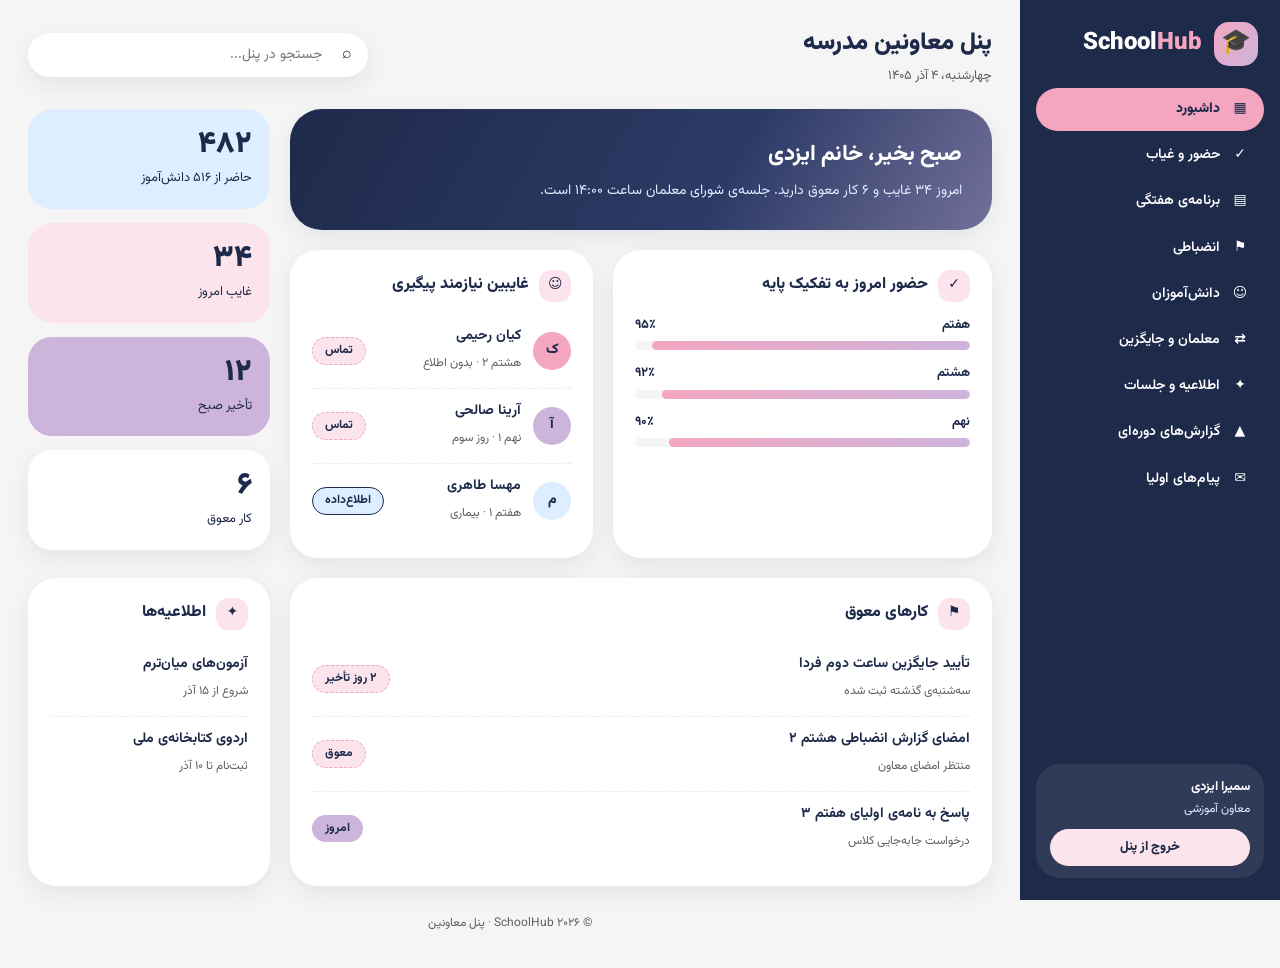
<file: deputy/d_dashboard.html>
<!DOCTYPE html>
<html lang="fa" dir="rtl">
<head>
<meta charset="UTF-8">
<meta name="viewport" content="width=device-width, initial-scale=1.0">
<title>پنل معاونین | SchoolHub</title>
<!-- همان فونتی که بقیه‌ی صفحات پروژه می‌گیرند؛ اگر نبود، fallback کار می‌کند -->
<link href="https://fonts.googleapis.com/css2?family=Vazirmatn:wght@400;600;800;900&display=swap" rel="stylesheet">
<link rel="stylesheet" href="panel-moavenin.css">
</head>
<body>
<div class="shell">

<aside class="side">
  <a class="brand" href="#dash"><b aria-hidden="true">🎓</b><span>School<em>Hub</em></span></a>
  <nav class="nav" aria-label="بخش‌های پنل">
    <a href="#dash"><i aria-hidden="true">▦</i>داشبورد</a>
    <a href="#att"><i aria-hidden="true">✓</i>حضور و غیاب</a>
    <a href="#plan"><i aria-hidden="true">▤</i>برنامه‌ی هفتگی</a>
    <a href="#disc"><i aria-hidden="true">⚑</i>انضباطی</a>
    <a href="#stu"><i aria-hidden="true">☺</i>دانش‌آموزان</a>
    <a href="#tch"><i aria-hidden="true">⇄</i>معلمان و جایگزین</a>
    <a href="#ann"><i aria-hidden="true">✦</i>اطلاعیه و جلسات</a>
    <a href="#rep"><i aria-hidden="true">▲</i>گزارش‌های دوره‌ای</a>
    <a href="#par"><i aria-hidden="true">✉</i>پیام‌های اولیا</a>
  </nav>
  <div class="me"><strong>سمیرا ایزدی</strong><small>معاون آموزشی</small><a href="login.html">خروج از پنل</a></div>
</aside>

<main class="page">
  <header class="top">
    <div><h1>پنل معاونین مدرسه</h1><p>چهارشنبه، ۴ آذر ۱۴۰۵</p></div>
    <label><span aria-hidden="true">⌕</span><input type="search" placeholder="جستجو در پنل..." aria-label="جستجو در پنل"></label>
  </header>

  <!-- ۱. داشبورد -->
  <section class="sec" id="dash" aria-label="داشبورد امروز">
    <div class="board b-dash">
      <div class="card hello" style="grid-area:hi">
        <h2>صبح بخیر، خانم ایزدی</h2>
        <p>امروز ۳۴ غایب و ۶ کار معوق دارید. جلسه‌ی شورای معلمان ساعت ۱۴:۰۰ است.</p>
      </div>
      <div class="kpi" style="grid-area:kpi">
        <div class="k sky"><b>۴۸۲</b><span>حاضر از ۵۱۶ دانش‌آموز</span></div>
        <div class="k pink"><b>۳۴</b><span>غایب امروز</span></div>
        <div class="k lilac"><b>۱۲</b><span>تأخیر صبح</span></div>
        <div class="k plain"><b>۶</b><span>کار معوق</span></div>
      </div>
      <div class="card" style="grid-area:att">
        <h2><i aria-hidden="true">✓</i>حضور امروز به تفکیک پایه</h2>
        <div class="row"><span>هفتم</span><span>۹۵٪</span></div><div class="bar"><i style="--v:95%"></i></div>
        <div class="row"><span>هشتم</span><span>۹۲٪</span></div><div class="bar"><i style="--v:92%"></i></div>
        <div class="row"><span>نهم</span><span>۹۰٪</span></div><div class="bar"><i style="--v:90%"></i></div>
      </div>
      <div class="card" style="grid-area:abs">
        <h2><i aria-hidden="true">☺</i>غایبین نیازمند پیگیری</h2>
        <ul class="list">
          <li><span class="av p">ک</span><div><b>کیان رحیمی</b><small>هشتم ۲ · بدون اطلاع</small></div><span class="pill wait">تماس</span></li>
          <li><span class="av">آ</span><div><b>آرینا صالحی</b><small>نهم ۱ · روز سوم</small></div><span class="pill wait">تماس</span></li>
          <li><span class="av s">م</span><div><b>مهسا طاهری</b><small>هفتم ۱ · بیماری</small></div><span class="pill done">اطلاع‌داده</span></li>
        </ul>
      </div>
      <div class="card" style="grid-area:todo">
        <h2><i aria-hidden="true">⚑</i>کارهای معوق</h2>
        <ul class="list">
          <li><div><b>تأیید جایگزین ساعت دوم فردا</b><small>سه‌شنبه‌ی گذشته ثبت شده</small></div><span class="pill wait">۲ روز تأخیر</span></li>
          <li><div><b>امضای گزارش انضباطی هشتم ۲</b><small>منتظر امضای معاون</small></div><span class="pill wait">معوق</span></li>
          <li><div><b>پاسخ به نامه‌ی اولیای هفتم ۳</b><small>درخواست جابه‌جایی کلاس</small></div><span class="pill late">امروز</span></li>
        </ul>
      </div>
      <div class="card" style="grid-area:ann">
        <h2><i aria-hidden="true">✦</i>اطلاعیه‌ها</h2>
        <ul class="list">
          <li><div><b>آزمون‌های میان‌ترم</b><small>شروع از ۱۵ آذر</small></div></li>
          <li><div><b>اردوی کتابخانه‌ی ملی</b><small>ثبت‌نام تا ۱۰ آذر</small></div></li>
        </ul>
      </div>
    </div>
  </section>

  <!-- ۲. حضور و غیاب -->
  <section class="sec" id="att" aria-label="حضور و غیاب کلاس‌ها">
    <div class="board b-att">
      <div class="card" style="grid-area:tbl">
        <h2><i aria-hidden="true">✓</i>حضور و غیاب کلاس‌ها · امروز</h2>
        <div class="wrap"><table>
          <thead><tr><th>کلاس</th><th>معلم زنگ اول</th><th>حاضر</th><th>غایب</th><th>وضعیت</th></tr></thead>
          <tbody>
            <tr><td>هفتم ۱</td><td>خانم فروغی</td><td>۲۹ از ۳۱</td><td>۲</td><td><span class="pill done">ثبت شد</span></td></tr>
            <tr><td>هفتم ۲</td><td>خانم عمرایی</td><td>۳۰ از ۳۲</td><td>۲</td><td><span class="pill done">ثبت شد</span></td></tr>
            <tr><td>هشتم ۱</td><td>آقای پرویزی</td><td>۲۶ از ۳۰</td><td>۴</td><td><span class="pill wait">در انتظار</span></td></tr>
            <tr><td>هشتم ۲</td><td>خانم عنایتی</td><td>۲۷ از ۳۱</td><td>۴</td><td><span class="pill done">ثبت شد</span></td></tr>
            <tr><td>نهم ۱</td><td>خانم رحیمی</td><td>۲۵ از ۳۰</td><td>۵</td><td><span class="pill late">تأییدنشده</span></td></tr>
          </tbody>
        </table></div>
      </div>
      <div class="card" style="grid-area:side">
        <h2><i aria-hidden="true">⚑</i>خلاصه</h2>
        <div class="row"><span>ثبت‌شده</span><span>۳ از ۵ کلاس</span></div><div class="bar"><i style="--v:60%"></i></div>
        <p><small>هشتم ۱ هنوز حضور و غیاب را ثبت نکرده است. یادآوری برای معلم ارسال شود.</small></p>
      </div>
    </div>
  </section>

  <!-- ۳. برنامه‌ی هفتگی -->
  <section class="sec" id="plan" aria-label="برنامه‌ی هفتگی">
    <div class="board b-plan">
      <div class="card">
        <h2><i aria-hidden="true">▤</i>برنامه‌ی هفتگی هفتم ۱</h2>
        <div class="wrap"><table class="tt">
          <thead><tr><th>زنگ</th><th>شنبه</th><th>یکشنبه</th><th>دوشنبه</th><th>سه‌شنبه</th><th>چهارشنبه (امروز)</th></tr></thead>
          <tbody>
            <tr><td>اول · ۰۸:۰۰</td>
              <td><span class="c a">ریاضی<small>خانم فروغی</small></span></td>
              <td><span class="c a">مطالعات<small>خانم کاظمی</small></span></td>
              <td><span class="c a">علوم<small>خانم عمرایی</small></span></td>
              <td><span class="c a">ریاضی<small>خانم فروغی</small></span></td>
              <td class="now"><span class="c a">فارسی<small>خانم عنایتی</small></span></td></tr>
            <tr><td>دوم · ۰۹:۱۵</td>
              <td><span class="c b">علوم<small>خانم عمرایی</small></span></td>
              <td><span class="c b">ریاضی<small>خانم فروغی</small></span></td>
              <td><span class="c b">هوش مصنوعی<small>خانم بهرامی</small></span></td>
              <td><span class="c b">تفکر<small>خانم صالحی</small></span></td>
              <td class="now"><span class="c b">مطالعات<small>خانم کاظمی</small></span></td></tr>
            <tr><td>سوم · ۱۰:۴۵</td>
              <td><span class="c l">فارسی<small>خانم عنایتی</small></span></td>
              <td><span class="c l">عربی<small>خانم سلطانی</small></span></td>
              <td><span class="c l">فارسی<small>خانم عنایتی</small></span></td>
              <td><span class="c l">فرهنگ و هنر<small>خانم نوری</small></span></td>
              <td class="now"><span class="c l">تربیت بدنی<small>خانم کریمی</small></span></td></tr>
            <tr><td>چهارم · ۱۲:۰۰</td>
              <td><span class="c a">انگلیسی<small>خانم رحیمی</small></span></td>
              <td><span class="c a">کار و فناوری<small>خانم نظری</small></span></td>
              <td><span class="c a">پیام‌های آسمان<small>خانم موسوی</small></span></td>
              <td><span class="c a">علوم<small>خانم عمرایی</small></span></td>
              <td class="now"><span class="c a">قرآن<small>خانم جلالی</small></span></td></tr>
          </tbody>
        </table></div>
      </div>
    </div>
  </section>

  <!-- ۴. انضباطی -->
  <section class="sec" id="disc" aria-label="موارد انضباطی">
    <div class="board b-disc">
      <div class="card" style="grid-area:sum">
        <h2><i aria-hidden="true">⚑</i>خلاصه‌ی آذر</h2>
        <div class="kpi">
          <div class="k pink"><b>۵</b><span>پرونده‌ی باز</span></div>
          <div class="k sky"><b>۱۱</b><span>پرونده‌ی بسته‌شده</span></div>
          <div class="k lilac"><b>۸</b><span>گزارش رفتار مثبت</span></div>
        </div>
      </div>
      <div class="card" style="grid-area:list">
        <h2><i aria-hidden="true">☰</i>موارد اخیر</h2>
        <ul class="list">
          <li><div><b>درگیری لفظی در حیاط</b><small>هشتم ۲ · گزارش ناظم، ۳ آذر</small></div><span class="pill wait">پیگیری با اولیا</span></li>
          <li><div><b>تأخیر مکرر (۴ بار در آذر)</b><small>نهم ۱ · گزارش دبیر</small></div><span class="pill late">هشدار شفاهی</span></li>
          <li><div><b>کمک به هم‌کلاسی در آزمایشگاه</b><small>هفتم ۳ · گزارش خانم عمرایی</small></div><span class="pill done">رفتار مثبت</span></li>
        </ul>
      </div>
    </div>
  </section>

  <!-- ۵. دانش‌آموزان -->
  <section class="sec" id="stu" aria-label="فهرست دانش‌آموزان">
    <div class="board b-stu">
      <div>
        <div class="filters" role="group" aria-label="فیلتر دانش‌آموزان">
          <input type="checkbox" id="f-abs"><label class="chip" for="f-abs">فقط غایب امروز</label>
          <input type="checkbox" id="f-case"><label class="chip" for="f-case">دارای پرونده‌ی انضباطی</label>
        </div>
        <details class="grp" open>
          <summary>هفتم ۱<small>۳۱ نفر</small></summary>
          <ul class="list">
            <li class="stu abs"><span class="av s">م</span><div><b>مهسا طاهری</b><small>کد ۱۴۰۵۰۱۲</small></div><span class="pill wait">غایب</span></li>
            <li class="stu"><span class="av">ه</span><div><b>هلیا نوری</b><small>کد ۱۴۰۵۰۱۳</small></div><span class="pill done">حاضر</span></li>
          </ul>
        </details>
        <details class="grp">
          <summary>هشتم ۲<small>۳۱ نفر</small></summary>
          <ul class="list">
            <li class="stu abs case"><span class="av p">ک</span><div><b>کیان رحیمی</b><small>کد ۱۴۰۴۰۸۸</small></div><span class="pill wait">غایب · پرونده</span></li>
            <li class="stu case"><span class="av">پ</span><div><b>پارسا کاظمی</b><small>کد ۱۴۰۴۰۹۱</small></div><span class="pill late">تأخیر</span></li>
          </ul>
        </details>
        <details class="grp">
          <summary>نهم ۱<small>۳۰ نفر</small></summary>
          <ul class="list">
            <li class="stu abs case"><span class="av">آ</span><div><b>آرینا صالحی</b><small>کد ۱۴۰۳۰۴۴</small></div><span class="pill wait">غایب · پرونده</span></li>
            <li class="stu"><span class="av s">س</span><div><b>سپهر جلالی</b><small>کد ۱۴۰۳۰۴۹</small></div><span class="pill done">حاضر</span></li>
          </ul>
        </details>
      </div>
    </div>
  </section>

  <!-- ۶. معلمان -->
  <section class="sec" id="tch" aria-label="معلمان و جایگزینی ساعات">
    <div class="board b-tch">
      <div class="card" style="grid-area:sub">
        <h2><i aria-hidden="true">⇄</i>جایگزینی ساعات امروز</h2>
        <div class="wrap"><table>
          <thead><tr><th>زنگ</th><th>کلاس</th><th>معلم غایب</th><th>جایگزین</th><th>وضعیت</th></tr></thead>
          <tbody>
            <tr><td>دوم</td><td>هشتم ۱</td><td>آقای پرویزی</td><td>خانم فروغی</td><td><span class="pill done">تأیید شد</span></td></tr>
            <tr><td>سوم</td><td>هشتم ۱</td><td>آقای پرویزی</td><td>—</td><td><span class="pill wait">بدون جایگزین</span></td></tr>
            <tr><td>چهارم</td><td>نهم ۲</td><td>خانم نظری</td><td>خانم موسوی</td><td><span class="pill late">در انتظار</span></td></tr>
          </tbody>
        </table></div>
        <p style="margin-top:14px"><a class="btn" href="#tch">ثبت جایگزین جدید</a></p>
      </div>
      <div class="card" style="grid-area:load">
        <h2><i aria-hidden="true">☰</i>ساعت‌های این هفته</h2>
        <div class="row"><span>خانم فروغی · ریاضی</span><span>۱۸ ساعت</span></div><div class="bar"><i style="--v:90%"></i></div>
        <div class="row"><span>خانم عمرایی · علوم</span><span>۱۶ ساعت</span></div><div class="bar"><i style="--v:80%"></i></div>
        <div class="row"><span>خانم عنایتی · فارسی</span><span>۱۴ ساعت</span></div><div class="bar"><i style="--v:70%"></i></div>
      </div>
    </div>
  </section>

  <!-- ۷. اطلاعیه و جلسات -->
  <section class="sec" id="ann" aria-label="اطلاعیه‌ها و جلسات">
    <div class="board b-ann">
      <div class="card" style="grid-area:news">
        <h2><i aria-hidden="true">✦</i>اطلاعیه‌ها</h2>
        <ul class="list">
          <li><div><b>برنامه‌ی آزمون‌های میان‌ترم</b><small>از ۱۵ آذر؛ برنامه‌ی هر درس در جدول نهایی</small></div><time>۲ آذر</time></li>
          <li><div><b>اردوی علمی کتابخانه‌ی ملی</b><small>ثبت‌نام تا ۱۰ آذر انجام می‌شود</small></div><time>۳۰ آبان</time></li>
          <li><div><b>تغییر ساعت زنگ آخر پنجشنبه‌ها</b><small>با شروع ماه جدید اعمال می‌شود</small></div><time>۲۸ آبان</time></li>
        </ul>
      </div>
      <div class="card" style="grid-area:meet">
        <h2><i aria-hidden="true">☺</i>جلسات پیش رو</h2>
        <ul class="list">
          <li><span class="av p">۱۴</span><div><b>شورای معلمان</b><small>امروز · اتاق جلسات</small></div></li>
          <li><span class="av">۱۰</span><div><b>جلسه‌ی اولیای نهم</b><small>شنبه · سالن اجتماعات</small></div></li>
        </ul>
      </div>
    </div>
  </section>

  <!-- ۸. گزارش‌ها -->
  <section class="sec" id="rep" aria-label="گزارش‌های دوره‌ای">
    <div class="board b-rep">
      <div class="card" style="grid-area:chart">
        <h2><i aria-hidden="true">▲</i>میانگین حضور ماهانه</h2>
        <div class="chart" role="img" aria-label="حضور ماهانه: مهر ۹۴٪، آبان ۹۲٪، آذر تا امروز ۹۳٪">
          <div class="col"><em>۹۴٪</em><i style="--v:94%"></i></div>
          <div class="col"><em>۹۲٪</em><i style="--v:92%"></i></div>
          <div class="col now"><em>۹۳٪</em><i style="--v:93%"></i></div>
        </div>
        <div class="months"><span>مهر</span><span>آبان</span><span>آذر</span></div>
      </div>
      <div class="card" style="grid-area:files">
        <h2><i aria-hidden="true">☰</i>گزارش‌های آماده</h2>
        <ul class="list">
          <li><div><b>حضور و غیاب ماهانه‌ی آبان</b><small>همه‌ی پایه‌ها</small></div><span class="pill done">نهایی</span></li>
          <li><div><b>گزارش انضباطی دوره‌ی اول</b><small>تا ۳ آذر</small></div><span class="pill late">پیش‌نویس</span></li>
          <li><div><b>کارنامه‌ی میان‌ترم</b><small>پس از ثبت همه‌ی نمرات</small></div><span class="pill wait">منتظر نمرات</span></li>
        </ul>
      </div>
    </div>
  </section>

  <!-- ۹. اولیا -->
  <section class="sec" id="par" aria-label="پیام‌ها و درخواست‌های اولیا">
    <div class="board b-par">
      <div class="card" style="grid-area:msg">
        <h2><i aria-hidden="true">✉</i>پیام‌ها</h2>
        <ul class="list">
          <li><span class="av p">ط</span><div><b>آقای طاهری · پدر مهسا</b><small>بیماری دخترم تا پنجشنبه ادامه دارد.</small></div><time>۱۰ دقیقه پیش</time></li>
          <li><span class="av">ر</span><div><b>خانم رحیمی · مادر کیان</b><small>می‌خواهم درباره‌ی غیبت‌های اخیر صحبت کنم.</small></div><time>۲ ساعت پیش</time></li>
          <li><span class="av s">ص</span><div><b>آقای صالحی · پدر آرینا</b><small>مدارک پزشکی را فردا تحویل می‌دهم.</small></div><time>دیروز</time></li>
        </ul>
      </div>
      <div class="card" style="grid-area:req">
        <h2><i aria-hidden="true">⚑</i>درخواست‌ها</h2>
        <ul class="list">
          <li><div><b>جابه‌جایی به هفتم ۲</b><small>اولیای هفتم ۳</small></div><span class="pill wait">در بررسی</span></li>
          <li><div><b>مرخصی ساعتی</b><small>پارسا کاظمی</small></div><span class="pill done">تأیید شد</span></li>
        </ul>
      </div>
    </div>
  </section>

  <p style="text-align:center;margin-top:24px"><small>© ۲۰۲۶ SchoolHub · پنل معاونین</small></p>
</main>
</div>
</body>
</html>
</file>
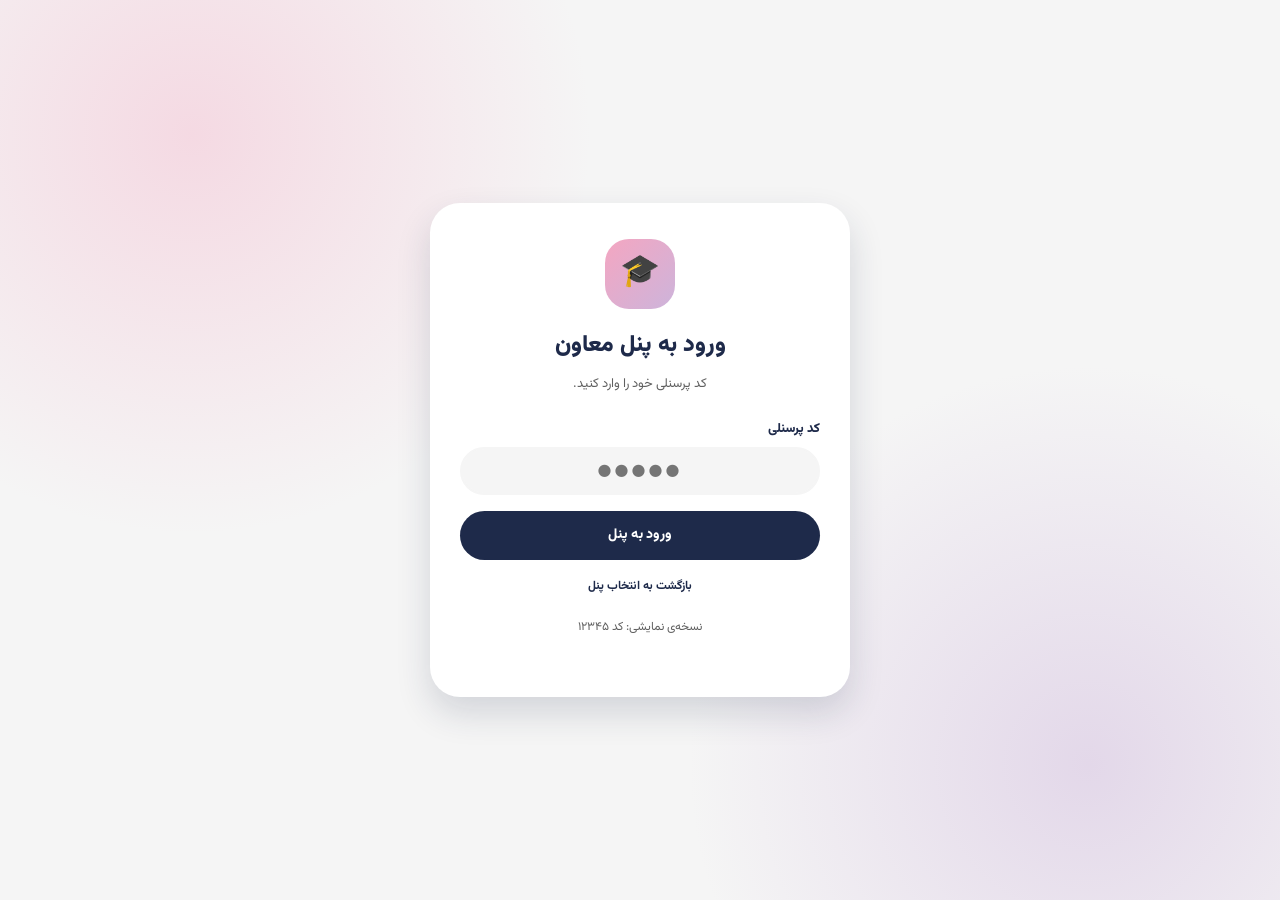
<file: deputy/login.html>
<!DOCTYPE html>
<html lang="fa" dir="rtl">
<head>
<meta charset="UTF-8">
<meta name="viewport" content="width=device-width, initial-scale=1.0">
<title>ورود معاون | SchoolHub</title>
<link href="https://fonts.googleapis.com/css2?family=Vazirmatn:wght@400;600;800;900&display=swap" rel="stylesheet">
<link rel="stylesheet" href="panel-moavenin.css">
</head>
<body>
<main class="gate">
  <!-- فرم ساده‌ی GET: اگر کد با الگو بخواند، مرورگر پنل را باز می‌کند -->
  <form action="d_dashboard.html" method="get">
    <div class="mark" aria-hidden="true">🎓</div>
    <h1>ورود به پنل معاون</h1>
    <p>کد پرسنلی خود را وارد کنید.</p>

    <label for="code">کد پرسنلی</label>
    <input id="code" name="code" type="text" inputmode="numeric" autocomplete="off"
           required pattern="(12345|۱۲۳۴۵)" placeholder="●●●●●"
           title="کد پرسنلی نادرست است">
    <p class="err" role="alert">کد پرسنلی نادرست است. دوباره بررسی کنید.</p>

    <button type="submit">ورود به پنل</button>
    <a class="back" href="../admin/dashboard.html">بازگشت به انتخاب پنل</a>
    <p class="hint"><small>نسخه‌ی نمایشی: کد ۱۲۳۴۵</small></p>
  </form>
</main>
</body>
</html>
</file>
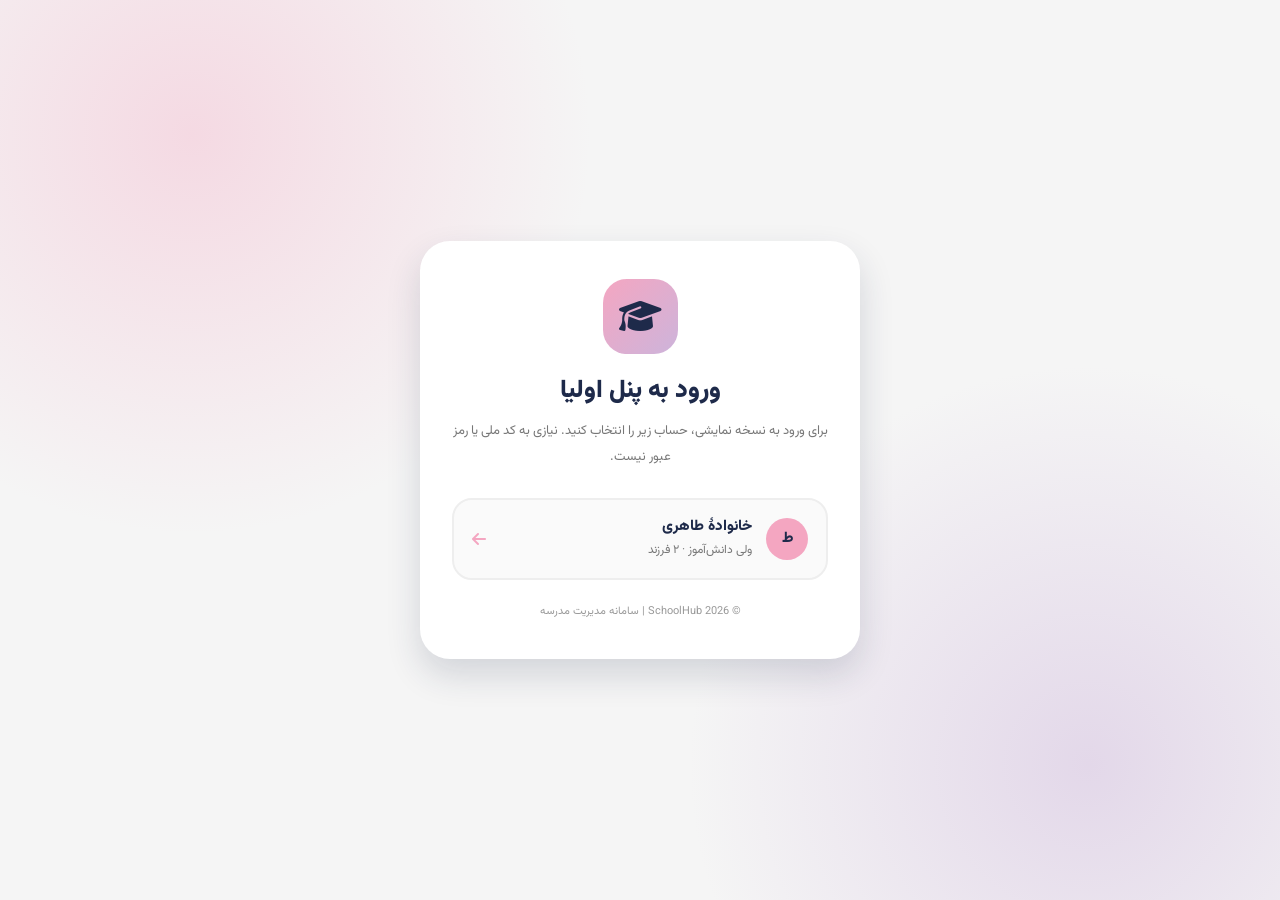
<file: parent/p_dashboard.html>
<!DOCTYPE html>
<html lang="fa" dir="rtl">
<head>
<meta charset="UTF-8">
<meta name="viewport" content="width=device-width, initial-scale=1.0">
<title>پنل اولیا | SchoolHub</title>

<link rel="preconnect" href="https://fonts.googleapis.com">
<link rel="preconnect" href="https://fonts.gstatic.com" crossorigin>
<link href="https://fonts.googleapis.com/css2?family=Vazirmatn:wght@300;400;500;600;700;800;900&display=swap" rel="stylesheet">

<link rel="stylesheet" href="https://cdnjs.cloudflare.com/ajax/libs/font-awesome/6.5.0/css/all.min.css">

<style>
/* ===== TOKENS ===== */
:root{
  --pink:#F4A6C1;
  --pink-light:#FCE4EC;
  --navy:#1E2A4A;
  --sky:#DCEEFF;
  --lilac:#CDB4DB;
  --white:#FFFFFF;
  --bg:#F5F5F5;
  --text:#333333;
  --shadow:0 8px 24px rgba(30,42,74,.08);
  --shadow-up:0 16px 34px rgba(30,42,74,.16);
}

*{
  box-sizing:border-box;
  font-family:'Vazirmatn',sans-serif;
}

html{
  scroll-behavior:smooth;
}

body{
  margin:0;
  background:var(--bg);
  color:var(--text);
  overflow-x:hidden;
}

a{
  text-decoration:none;
  color:inherit;
}

:focus-visible{
  outline:3px solid var(--navy);
  outline-offset:2px;
}

button{
  cursor:pointer;
  border:0;
  font:inherit;
}

/* =================================
   LOGIN PAGE
================================= */

.login-screen{
  min-height:100vh;
  display:flex;
  align-items:center;
  justify-content:center;
  padding:24px;
  background:
    radial-gradient(circle at 15% 15%,rgba(244,166,193,.35),transparent 30%),
    radial-gradient(circle at 85% 85%,rgba(205,180,219,.45),transparent 30%),
    var(--bg);
}

.login-card{
  width:100%;
  max-width:440px;
  background:var(--white);
  padding:38px 32px;
  border-radius:30px;
  box-shadow:var(--shadow-up);
  text-align:center;
  animation:fadeUp .6s ease both;
}

.login-logo{
  width:75px;
  height:75px;
  border-radius:24px;
  margin:0 auto 18px;
  display:grid;
  place-items:center;
  font-size:34px;
  color:var(--navy);
  background:linear-gradient(135deg,var(--pink),var(--lilac));
}

.login-card h1{
  color:var(--navy);
  font-size:25px;
  font-weight:900;
  margin:0 0 8px;
}

.login-description{
  color:#777;
  font-size:13px;
  line-height:2;
  margin-bottom:28px;
}

.login-footer{
  margin-top:24px;
  color:#999;
  font-size:11px;
}

/* ===== SIDEBAR ===== */

.sidebar{
  position:fixed;
  top:0;
  right:0;
  bottom:0;
  width:272px;
  background:var(--navy);
  color:var(--white);
  display:flex;
  flex-direction:column;
  padding:22px 16px;
  z-index:50;
  transition:transform .3s ease;
}

.logo{
  display:flex;
  align-items:center;
  gap:12px;
  font-size:25px;
  font-weight:900;
  padding:0 6px 20px;
}

.logo-icon{
  width:46px;
  height:46px;
  border-radius:15px;
  display:grid;
  place-items:center;
  background:linear-gradient(135deg,var(--pink),var(--lilac));
  color:var(--navy);
  font-size:22px;
}

.logo span{
  color:var(--pink);
}

.menu{
  flex:1;
  overflow-y:auto;
  display:flex;
  flex-direction:column;
  gap:4px;
}

.menu a{
  display:flex;
  align-items:center;
  gap:12px;
  padding:11px 14px;
  border-radius:999px;
  font-size:14px;
  font-weight:600;
  color:var(--white);
  transition:.25s;
}

.menu a i{
  width:20px;
  text-align:center;
}

.menu a:hover{
  background:rgba(255,255,255,.12);
}

.menu a.active{
  background:var(--pink);
  color:var(--navy);
  font-weight:800;
}

.menu .badge{
  margin-right:auto;
  background:var(--pink);
  color:var(--navy);
  font-size:11px;
  font-weight:800;
  border-radius:999px;
  padding:1px 8px;
}

.menu a.active .badge{
  background:var(--navy);
  color:var(--white);
}

.side-profile{
  margin-top:14px;
  background:rgba(255,255,255,.08);
  border-radius:24px;
  padding:14px;
}

.side-profile .row{
  display:flex;
  align-items:center;
  gap:10px;
}

.side-profile small{
  color:var(--sky);
  font-size:12px;
}

.logout{
  margin-top:12px;
  width:100%;
  padding:10px;
  border-radius:999px;
  background:var(--pink-light);
  color:var(--navy);
  font-weight:800;
  font-size:13px;
  transition:.25s;
}

.logout:hover{
  background:var(--pink);
}

.overlay{
  position:fixed;
  inset:0;
  background:rgba(30,42,74,.55);
  z-index:40;
  opacity:0;
  pointer-events:none;
  transition:.3s;
}

/* ===== LAYOUT ===== */

.main{
  margin-right:272px;
  min-height:100vh;
  display:flex;
  flex-direction:column;
}

.content{
  padding:22px 28px 30px;
  max-width:1380px;
  width:100%;
  margin:0 auto;
  flex:1;
}

.avatar{
  width:42px;
  height:42px;
  border-radius:50%;
  display:grid;
  place-items:center;
  font-weight:800;
  font-size:15px;
  background:var(--lilac);
  color:var(--navy);
  flex-shrink:0;
}

.avatar.pk{
  background:var(--pink);
}

.avatar.sk{
  background:var(--sky);
}

/* ===== TOPBAR ===== */

.topbar{
  position:sticky;
  top:0;
  z-index:30;
  background:rgba(245,245,245,.92);
  backdrop-filter:blur(10px);
  padding:14px 28px;
  display:flex;
  align-items:center;
  gap:14px;
  flex-wrap:wrap;
}

.icon-btn{
  width:44px;
  height:44px;
  border-radius:50%;
  background:var(--white);
  color:var(--navy);
  display:grid;
  place-items:center;
  box-shadow:var(--shadow);
  position:relative;
  transition:.25s;
}

.icon-btn:hover{
  background:var(--pink-light);
  transform:translateY(-2px);
}

.dot{
  position:absolute;
  top:9px;
  left:10px;
  width:10px;
  height:10px;
  border-radius:50%;
  background:var(--pink);
  border:2px solid var(--white);
}

#menuBtn{
  display:none;
}

.search{
  flex:1;
  min-width:180px;
  max-width:360px;
  position:relative;
}

.search input{
  width:100%;
  height:44px;
  border-radius:999px;
  border:2px solid transparent;
  background:var(--white);
  padding:0 44px 0 16px;
  font-size:14px;
  box-shadow:var(--shadow);
  color:var(--text);
}

.search input:focus{
  outline:none;
  border-color:var(--pink);
}

.search i{
  position:absolute;
  right:16px;
  top:14px;
  color:var(--lilac);
}

.kids{
  display:flex;
  gap:8px;
  background:var(--white);
  padding:5px;
  border-radius:999px;
  box-shadow:var(--shadow);
}

.kid{
  display:flex;
  align-items:center;
  gap:8px;
  padding:4px 14px 4px 6px;
  border-radius:999px;
  background:transparent;
  color:var(--text);
  font-size:12.5px;
  font-weight:700;
  text-align:right;
  transition:.25s;
}

.kid .avatar{
  width:32px;
  height:32px;
  font-size:12px;
}

.kid small{
  display:block;
  font-weight:400;
  opacity:.75;
  font-size:11px;
}

.kid:hover{
  background:var(--pink-light);
}

.kid-radio:checked + .kid{
  background:var(--navy);
  color:var(--white);
}

.top-user{
  display:flex;
  align-items:center;
  gap:10px;
  margin-right:auto;
  font-weight:700;
  font-size:13px;
  color:var(--navy);
}

/* ===== GENERIC CARD ===== */

.card{
  background:var(--white);
  border-radius:28px;
  padding:22px;
  box-shadow:var(--shadow);
  transition:transform .3s,box-shadow .3s;
}

.card:hover{
  transform:translateY(-4px);
  box-shadow:var(--shadow-up);
}

.card h2{
  font-size:17px;
  font-weight:800;
  color:var(--navy);
  margin:0 0 16px;
  display:flex;
  align-items:center;
  gap:10px;
}

.card h2 i{
  width:34px;
  height:34px;
  border-radius:12px;
  background:var(--pink-light);
  display:grid;
  place-items:center;
  font-size:14px;
  color:var(--navy);
}

.grid{
  display:grid;
  gap:20px;
}

.fade{
  animation:fadeUp .6s ease both;
}

@keyframes fadeUp{
  from{
    opacity:0;
    transform:translateY(16px);
  }
  to{
    opacity:1;
    transform:none;
  }
}

.btn{
  display:inline-flex;
  align-items:center;
  gap:8px;
  padding:11px 24px;
  border-radius:999px;
  font-weight:800;
  font-size:13.5px;
  transition:.25s;
}

.btn:hover{
  transform:translateY(-3px);
}

.btn-pink{
  background:var(--pink);
  color:var(--navy);
  box-shadow:0 8px 18px rgba(244,166,193,.5);
}

.btn-ghost{
  background:var(--white);
  color:var(--navy);
}

.pill{
  display:inline-flex;
  align-items:center;
  gap:5px;
  border-radius:999px;
  padding:3px 12px;
  font-size:11.5px;
  font-weight:700;
}

.pill.wait{
  background:var(--pink-light);
  color:var(--navy);
  border:1.5px dashed var(--pink);
}

.pill.done{
  background:var(--sky);
  color:var(--navy);
  border:1.5px solid var(--navy);
}

.bar{
  height:9px;
  border-radius:999px;
  background:var(--bg);
  overflow:hidden;
}

.bar>i{
  display:block;
  height:100%;
  border-radius:999px;
  background:linear-gradient(90deg,var(--pink),var(--lilac));
  transition:width .8s ease;
}

/* ===== WELCOME ===== */

.hero{
  position:relative;
  overflow:hidden;
  border-radius:32px;
  padding:30px 34px;
  background:linear-gradient(120deg,var(--navy) 0%,#2c3b66 60%,var(--lilac) 140%);
  color:var(--white);
  display:flex;
  align-items:center;
  justify-content:space-between;
  gap:20px;
}

.hero h1{
  font-size:clamp(24px,3vw,34px);
  font-weight:900;
  margin:0 0 8px;
}

.hero p{
  color:var(--sky);
  line-height:2;
  font-size:14.5px;
  max-width:520px;
  margin:0 0 18px;
}

.hero .btns{
  display:flex;
  gap:10px;
  flex-wrap:wrap;
}

.hero .btn-ghost{
  background:rgba(255,255,255,.14);
  color:var(--white);
}

.hero .btn-ghost:hover{
  background:var(--white);
  color:var(--navy);
}

.deco{
  position:relative;
  width:200px;
  height:170px;
  flex-shrink:0;
}

.deco b{
  position:absolute;
  border-radius:50%;
  display:grid;
  place-items:center;
}

.deco .c1{
  width:140px;
  height:140px;
  background:var(--pink);
  right:30px;
  top:15px;
  font-size:60px;
  color:var(--navy);
}

.deco .c2{
  width:64px;
  height:64px;
  background:var(--sky);
  left:0;
  top:0;
  font-size:26px;
  color:var(--navy);
  animation:float 4s ease-in-out infinite;
}

.deco .c3{
  width:48px;
  height:48px;
  background:var(--lilac);
  left:20px;
  bottom:0;
  font-size:20px;
  color:var(--navy);
  animation:float 5s ease-in-out infinite;
}

@keyframes float{
  50%{
    transform:translateY(-8px);
  }
}

/* ===== STATS ===== */

.stats{
  grid-template-columns:repeat(4,1fr);
}

.stat{
  display:flex;
  align-items:center;
  gap:14px;
}

.stat .ic{
  width:54px;
  height:54px;
  border-radius:50%;
  background:var(--white);
  display:grid;
  place-items:center;
  font-size:21px;
  color:var(--navy);
  flex-shrink:0;
}

.stat b{
  display:block;
  font-size:30px;
  font-weight:900;
  color:var(--navy);
  line-height:1.3;
}

.stat span{
  font-size:12.5px;
  color:var(--navy);
}

.s-sky{
  background:var(--sky);
}

.s-pink{
  background:var(--pink-light);
}

.s-lilac{
  background:var(--lilac);
}

/* ===== CHART ===== */

.cols{
  grid-template-columns:1.5fr 1fr;
}

.chart{
  display:flex;
  align-items:flex-end;
  justify-content:space-around;
  gap:10px;
  height:210px;
  padding-top:10px;
  border-bottom:2px solid var(--bg);
}

.col{
  flex:1;
  display:flex;
  flex-direction:column;
  align-items:center;
  justify-content:flex-end;
  height:100%;
  gap:6px;
}

.col em{
  font-style:normal;
  font-size:12px;
  font-weight:800;
  color:var(--navy);
}

.col i{
  display:block;
  width:100%;
  max-width:46px;
  border-radius:16px 16px 6px 6px;
  background:var(--lilac);
  transition:height .8s ease;
}

.col.last i{
  background:var(--pink);
}

.months{
  display:flex;
  justify-content:space-around;
  margin-top:8px;
  font-size:12.5px;
  font-weight:600;
  color:var(--navy);
}

.months span{
  flex:1;
  text-align:center;
}

/* ===== GRADES ===== */

.grade{
  display:grid;
  grid-template-columns:1.3fr 56px 1fr;
  gap:12px;
  align-items:center;
  padding:12px 0;
  border-bottom:1px dashed var(--pink-light);
}

.grade:last-child{
  border:0;
}

.grade b{
  display:block;
  font-size:14px;
  color:var(--navy);
}

.grade small{
  color:#666;
  font-size:11.5px;
}

.score{
  background:var(--sky);
  color:var(--navy);
  font-weight:900;
  border-radius:999px;
  text-align:center;
  padding:3px 0;
  font-size:14px;
}

/* ===== WEEK ===== */

.week{
  display:grid;
  grid-template-columns:repeat(5,1fr);
  gap:10px;
}

.day h3{
  font-size:13px;
  font-weight:800;
  color:var(--navy);
  text-align:center;
  margin:0 0 8px;
}

.cls{
  border-radius:16px;
  padding:8px 10px;
  margin-bottom:8px;
  font-size:12px;
  font-weight:700;
  color:var(--navy);
}

.cls small{
  display:block;
  font-weight:500;
  opacity:.8;
}

.c-a{
  background:var(--sky);
}

.c-b{
  background:var(--pink-light);
}

.c-c{
  background:var(--lilac);
}

/* ===== LISTS ===== */

.item{
  display:flex;
  align-items:center;
  gap:12px;
  padding:12px 0;
  border-bottom:1px dashed var(--pink-light);
}

.item:last-child{
  border:0;
}

.item .ic{
  width:42px;
  height:42px;
  border-radius:14px;
  display:grid;
  place-items:center;
  flex-shrink:0;
  color:var(--navy);
}

.item b{
  display:block;
  font-size:13.5px;
  color:var(--navy);
}

.item small{
  color:#666;
  font-size:12px;
  line-height:1.7;
}

.item .meta{
  margin-right:auto;
  text-align:left;
  font-size:11.5px;
  color:#666;
  white-space:nowrap;
}

.pay{
  background:linear-gradient(135deg,var(--pink-light),var(--sky));
}

.pay .amount{
  font-size:30px;
  font-weight:900;
  color:var(--navy);
}

.footer{
  text-align:center;
  padding:18px;
  font-size:12px;
  color:var(--navy);
  background:var(--white);
}

/* ===== RESPONSIVE ===== */

@media(max-width:1100px){
  .stats{
    grid-template-columns:repeat(2,1fr);
  }

  .cols{
    grid-template-columns:1fr;
  }
}

@media(max-width:900px){
  .sidebar{
    transform:translateX(100%);
  }

  .main{
    margin-right:0;
  }

  #menuBtn{
    display:grid;
  }

  .content,.topbar{
    padding-left:16px;
    padding-right:16px;
  }

  .deco{
    display:none;
  }

  .week{
    grid-template-columns:repeat(5,minmax(120px,1fr));
    overflow-x:auto;
    padding-bottom:6px;
  }
}

@media(max-width:560px){
  .stats{
    grid-template-columns:1fr;
  }

  .top-user span{
    display:none;
  }

  .kids{
    order:5;
    width:100%;
    overflow-x:auto;
  }

  .search{
    order:4;
    max-width:none;
    flex-basis:100%;
  }

  .hero{
    padding:24px 20px;
  }

  .login-card{
    padding:30px 22px;
  }
}

@media(prefers-reduced-motion:reduce){
  *{
    animation:none!important;
    transition:none!important;
  }
}

/* =================================
   NO-JS: RESET + CSS-ONLY STATE
================================= */

html{line-height:1.5;-webkit-text-size-adjust:100%}
p,h1,h2,h3{margin:0}
small{font-size:80%}

.sr-only{
  position:absolute;
  width:1px;
  height:1px;
  margin:-1px;
  padding:0;
  overflow:hidden;
  clip:rect(0,0,0,0);
  white-space:nowrap;
  border:0;
}

/* --- login: single family card --- */
#parentApp{display:none}

body:has(#loggedIn:checked) #parentApp{display:block}
body:has(#loggedIn:checked) .login-screen{display:none}

.family-card{
  display:flex;
  align-items:center;
  gap:14px;
  padding:16px 18px;
  border:2px solid #eee;
  border-radius:20px;
  background:#fafafa;
  text-align:right;
  cursor:pointer;
  transition:.25s;
}

.family-card strong{
  display:block;
  color:var(--navy);
  font-size:15px;
  font-weight:800;
}

.family-card small{
  color:#777;
  font-size:12px;
}

.family-card>i{
  margin-right:auto;
  color:var(--pink);
}

.family-card:hover{
  border-color:var(--pink);
  background:var(--white);
  transform:translateY(-2px);
  box-shadow:var(--shadow);
}

#loggedIn:focus-visible + .family-card{
  outline:3px solid var(--navy);
  outline-offset:2px;
}

/* --- child switcher --- */
.kids{position:relative}
.kid{cursor:pointer}

.kid-radio:focus-visible + .kid{
  outline:3px solid var(--navy);
  outline-offset:2px;
}

#parentApp:has(#k-mahsa:checked) .for-yasser,
#parentApp:has(#k-yasser:checked) .for-mahsa{
  display:none;
}

/* --- mobile drawer --- */
#menuBtn,.overlay{cursor:pointer}

#parentApp:has(#menuToggle:focus-visible) #menuBtn{
  outline:3px solid var(--navy);
  outline-offset:2px;
}

@media(min-width:901px){
  #menuToggle{display:none}
}

@media(max-width:900px){
  #menuToggle:checked ~ .sidebar{transform:none}

  #menuToggle:checked ~ .overlay{
    opacity:1;
    pointer-events:auto;
  }
}
</style>
</head>

<body>

<!-- =================================
     LOGIN SCREEN
================================= -->

<section class="login-screen" id="parentLoginScreen">

  <div class="login-card">

    <div class="login-logo">
      <i class="fa-solid fa-graduation-cap"></i>
    </div>

    <h1>ورود به پنل اولیا</h1>

    <p class="login-description">
      برای ورود به نسخه نمایشی، حساب زیر را انتخاب کنید.
      نیازی به کد ملی یا رمز عبور نیست.
    </p>

    <input type="checkbox" id="loggedIn" class="sr-only">
    <label class="family-card" for="loggedIn">
      <span class="avatar pk">ط</span>
      <span>
        <strong>خانوادهٔ طاهری</strong>
        <small>ولی دانش‌آموز · ۲ فرزند</small>
      </span>
      <i class="fa-solid fa-arrow-left"></i>
    </label>

    <div class="login-footer">
      © 2026 SchoolHub | سامانه مدیریت مدرسه
    </div>

  </div>

</section>

<!-- =================================
     ORIGINAL PARENT DASHBOARD
================================= -->

<div id="parentApp">

<input type="checkbox" id="menuToggle" class="sr-only" aria-label="باز و بسته کردن منو">

<!-- ================= SIDEBAR ================= -->

<label class="overlay" for="menuToggle"></label>

<aside class="sidebar" id="sidebar" aria-label="منوی اصلی">

  <a href="../index.html" class="logo">
    <div class="logo-icon">
      <i class="fa-solid fa-graduation-cap"></i>
    </div>

    <div>School<span>Hub</span></div>
  </a>

  <nav class="menu">
    <a href="#" class="active" aria-current="page">
      <i class="fa-solid fa-house"></i>داشبورد
    </a>

    <a href="#">
      <i class="fa-solid fa-children"></i>فرزندان من
    </a>

    <a href="#grades">
      <i class="fa-solid fa-chart-line"></i>نمرات و کارنامه
    </a>

    <a href="#">
      <i class="fa-solid fa-calendar-check"></i>حضور و غیاب
    </a>

    <a href="#homework">
      <i class="fa-solid fa-book-open"></i>تکالیف
    </a>

    <a href="#week">
      <i class="fa-solid fa-table-cells"></i>برنامه هفتگی
    </a>

    <a href="#messages">
      <i class="fa-solid fa-envelope"></i>پیام‌ها
      <span class="badge">۴</span>
    </a>

    <a href="#news">
      <i class="fa-solid fa-bullhorn"></i>اطلاعیه‌ها
    </a>

    <a href="#payment">
      <i class="fa-solid fa-credit-card"></i>پرداخت‌ها
    </a>

    <a href="#">
      <i class="fa-solid fa-gear"></i>تنظیمات
    </a>
  </nav>

  <div class="side-profile">
    <div class="row">
      <div class="avatar pk">ط</div>

      <div>
        <b style="font-size:13px">خانوادهٔ طاهری</b>
        <br>
        <small>ولی دانش‌آموز</small>
      </div>
    </div>
  </div>

</aside>

<div class="main">

<!-- ================= TOPBAR ================= -->

<header class="topbar">

  <label class="icon-btn" id="menuBtn" for="menuToggle" aria-label="باز کردن منو">
    <i class="fa-solid fa-bars"></i>
  </label>

  <div class="search">
    <i class="fa-solid fa-magnifying-glass"></i>
    <input
      type="search"
      placeholder="جستجو در پنل…"
      aria-label="جستجو"
    >
  </div>

  <div class="kids" role="radiogroup" aria-label="انتخاب فرزند">

    <input type="radio" name="kid" id="k-mahsa" class="kid-radio sr-only" checked>
    <label class="kid" for="k-mahsa">
      <span class="avatar pk">م</span>
      <span>
        مهسا طاهری
        <small>پایه هفتم</small>
      </span>
    </label>

    <input type="radio" name="kid" id="k-yasser" class="kid-radio sr-only">
    <label class="kid" for="k-yasser">
      <span class="avatar sk">ی</span>
      <span>
        یاسر طاهری
        <small>پایه سوم</small>
      </span>
    </label>

  </div>

  <div class="top-user">

    <a
      href="../index.html"
      class="btn btn-ghost"
      style="padding:9px 16px;box-shadow:var(--shadow)"
    >
      <i class="fa-solid fa-arrow-right"></i>
      بازگشت به خانه
    </a>

    <button class="icon-btn" aria-label="اعلان‌ها">
      <i class="fa-regular fa-bell"></i>
      <span class="dot"></span>
    </button>

    <button class="icon-btn" aria-label="پیام‌ها">
      <i class="fa-regular fa-envelope"></i>
    </button>

    <div class="avatar pk">ط</div>

    <span>خانوادهٔ طاهری</span>

  </div>

</header>

<main class="content grid" style="gap:22px">

<!-- ================= WELCOME ================= -->

<section class="hero fade">

  <div>

    <h1>سلام خانوادهٔ گرامی طاهری 👋</h1>

    <p class="for-mahsa">مهسا این ماه عالی پیش رفته است؛ معدلش بالا رفته و در کلاس فعال بوده. فقط سه تکلیف برای تحویل مانده است.</p>
<p class="for-yasser">یاسر در درس‌ها پیشرفت ثابتی دارد. با کمی تمرین بیشتر در ریاضی، نتیجه‌اش از این هم بهتر می‌شود.</p>

    <div class="btns">

      <a href="#grades" class="btn btn-pink">
        <i class="fa-solid fa-file-lines"></i>
        مشاهده کارنامه
      </a>

      <a href="#messages" class="btn btn-ghost">
        <i class="fa-regular fa-paper-plane"></i>
        ارسال پیام به معلم
      </a>

    </div>

  </div>

  <div class="deco" aria-hidden="true">

    <b class="c1">
      <i class="fa-solid fa-user-graduate"></i>
    </b>

    <b class="c2">
      <i class="fa-solid fa-star"></i>
    </b>

    <b class="c3">
      <i class="fa-solid fa-heart"></i>
    </b>

  </div>

</section>

<!-- ================= STATS ================= -->

<section class="grid stats">

  <div class="card stat s-sky fade">
    <div class="ic">
      <i class="fa-solid fa-medal"></i>
    </div>

    <div>
      <b class="for-mahsa">۱۸٫۵</b>
<b class="for-yasser">۱۷٫۲</b>
      <span>معدل کل</span>
    </div>
  </div>

  <div class="card stat s-pink fade">
    <div class="ic">
      <i class="fa-solid fa-user-check"></i>
    </div>

    <div>
      <b class="for-mahsa">۹۶٪</b>
<b class="for-yasser">۹۳٪</b>
      <span>درصد حضور</span>
    </div>
  </div>

  <div class="card stat s-lilac fade">
    <div class="ic">
      <i class="fa-solid fa-user-xmark"></i>
    </div>

    <div>
      <b class="for-mahsa">۲</b>
<b class="for-yasser">۴</b>
      <span>روز غیبت</span>
    </div>
  </div>

  <div class="card stat s-sky fade">
    <div class="ic">
      <i class="fa-solid fa-list-check"></i>
    </div>

    <div>
      <b class="for-mahsa">۳</b>
<b class="for-yasser">۳</b>
      <span>تکلیف باقی‌مانده</span>
    </div>
  </div>

</section>

<!-- ================= CHART + GRADES ================= -->

<section class="grid cols">

  <div class="card fade" id="chartCard">

    <h2>
      <i class="fa-solid fa-chart-column"></i>
      پیشرفت نمرات ماه‌به‌ماه
    </h2>

    <div class="chart for-mahsa" role="img" aria-label="نمودار میانگین نمرات از مهر تا اسفند"><div class="col"><em>۱۶٫۲</em><i style="height:52.5%"></i></div><div class="col"><em>۱۶٫۸</em><i style="height:60%"></i></div><div class="col"><em>۱۷٫۵</em><i style="height:68.75%"></i></div><div class="col"><em>۱۷٫۹</em><i style="height:73.75%"></i></div><div class="col"><em>۱۸٫۲</em><i style="height:77.5%"></i></div><div class="col last"><em>۱۸٫۵</em><i style="height:81.25%"></i></div></div>
<div class="chart for-yasser" role="img" aria-label="نمودار میانگین نمرات از مهر تا اسفند"><div class="col"><em>۱۵٫۵</em><i style="height:43.75%"></i></div><div class="col"><em>۱۵٫۹</em><i style="height:48.75%"></i></div><div class="col"><em>۱۶٫۴</em><i style="height:55%"></i></div><div class="col"><em>۱۶٫۸</em><i style="height:60%"></i></div><div class="col"><em>۱۷</em><i style="height:62.5%"></i></div><div class="col last"><em>۱۷٫۲</em><i style="height:65%"></i></div></div>

    <div class="months">
      <span>مهر</span>
      <span>آبان</span>
      <span>آذر</span>
      <span>دی</span>
      <span>بهمن</span>
      <span>اسفند</span>
    </div>

  </div>

  <div class="card fade" id="grades">

    <h2>
      <i class="fa-solid fa-pen-ruler"></i>
      نمرات اخیر
    </h2>

    <div class="for-mahsa"><div class="grade"><div><b>ریاضی</b><small>خانم فروغی</small></div><div class="score">۱۹٫۵</div><div class="bar" aria-label="۱۹٫۵ از ۲۰"><i style="width:97.5%"></i></div></div><div class="grade"><div><b>علوم تجربی</b><small>خانم عمرایی</small></div><div class="score">۱۸</div><div class="bar" aria-label="۱۸ از ۲۰"><i style="width:90%"></i></div></div><div class="grade"><div><b>فارسی</b><small>خانم عنایتی</small></div><div class="score">۲۰</div><div class="bar" aria-label="۲۰ از ۲۰"><i style="width:100%"></i></div></div><div class="grade"><div><b>زبان انگلیسی</b><small>خانم رحیمی</small></div><div class="score">۱۷٫۵</div><div class="bar" aria-label="۱۷٫۵ از ۲۰"><i style="width:87.5%"></i></div></div><div class="grade"><div><b>مطالعات اجتماعی</b><small>خانم کاظمی</small></div><div class="score">۱۸٫۵</div><div class="bar" aria-label="۱۸٫۵ از ۲۰"><i style="width:92.5%"></i></div></div></div>
<div class="for-yasser"><div class="grade"><div><b>ریاضی</b><small>آقای پرویزی</small></div><div class="score">۱۶٫۵</div><div class="bar" aria-label="۱۶٫۵ از ۲۰"><i style="width:82.5%"></i></div></div><div class="grade"><div><b>فارسی</b><small>آقای دزفولی</small></div><div class="score">۱۸٫۵</div><div class="bar" aria-label="۱۸٫۵ از ۲۰"><i style="width:92.5%"></i></div></div><div class="grade"><div><b>علوم</b><small>آقای حافظی‌نسب</small></div><div class="score">۱۷</div><div class="bar" aria-label="۱۷ از ۲۰"><i style="width:85%"></i></div></div><div class="grade"><div><b>هنر</b><small>آقای شریف</small></div><div class="score">۱۹</div><div class="bar" aria-label="۱۹ از ۲۰"><i style="width:95%"></i></div></div><div class="grade"><div><b>قرآن</b><small>آقای حیدری</small></div><div class="score">۱۷٫۵</div><div class="bar" aria-label="۱۷٫۵ از ۲۰"><i style="width:87.5%"></i></div></div></div>

  </div>

</section>

<!-- ================= WEEK ================= -->

<section class="card fade" id="week">

  <h2>
    <i class="fa-solid fa-calendar-week"></i>
    برنامه هفتگی
  </h2>

  <div class="week for-mahsa"><div class="day"><h3>شنبه</h3><div class="cls c-a">۰۸:۰۰ ریاضی<small>خانم فروغی</small></div><div class="cls c-b">۰۹:۱۵ علوم تجربی<small>خانم عمرایی</small></div><div class="cls c-c">۱۰:۴۵ فارسی<small>خانم عنایتی</small></div><div class="cls c-a">۱۲:۰۰ زبان انگلیسی<small>خانم رحیمی</small></div></div><div class="day"><h3>یکشنبه</h3><div class="cls c-b">۰۸:۰۰ مطالعات اجتماعی<small>خانم کاظمی</small></div><div class="cls c-c">۰۹:۱۵ ریاضی<small>خانم فروغی</small></div><div class="cls c-a">۱۰:۴۵ عربی<small>خانم سلطانی</small></div><div class="cls c-b">۱۲:۰۰ کار و فناوری<small>خانم نظری</small></div></div><div class="day"><h3>دوشنبه</h3><div class="cls c-c">۰۸:۰۰ علوم تجربی<small>خانم عمرایی</small></div><div class="cls c-a">۰۹:۱۵ هوش مصنوعی<small>خانم بهرامی</small></div><div class="cls c-b">۱۰:۴۵ فارسی<small>خانم عنایتی</small></div><div class="cls c-c">۱۲:۰۰ پیام‌های آسمان<small>خانم موسوی</small></div></div><div class="day"><h3>سه‌شنبه</h3><div class="cls c-a">۰۸:۰۰ ریاضی<small>خانم فروغی</small></div><div class="cls c-b">۰۹:۱۵ تفکر و سبک زندگی<small>خانم صالحی</small></div><div class="cls c-c">۱۰:۴۵ فرهنگ و هنر<small>خانم نوری</small></div><div class="cls c-a">۱۲:۰۰ علوم تجربی<small>خانم عمرایی</small></div></div><div class="day"><h3>چهارشنبه</h3><div class="cls c-b">۰۸:۰۰ فارسی<small>خانم عنایتی</small></div><div class="cls c-c">۰۹:۱۵ مطالعات اجتماعی<small>خانم کاظمی</small></div><div class="cls c-a">۱۰:۴۵ تربیت بدنی<small>خانم کریمی</small></div><div class="cls c-b">۱۲:۰۰ قرآن<small>خانم جلالی</small></div></div></div>
<div class="week for-yasser"><div class="day"><h3>شنبه</h3><div class="cls c-a">۰۸:۰۰ فارسی<small>آقای دزفولی</small></div><div class="cls c-b">۰۹:۱۵ ریاضی<small>آقای پرویزی</small></div><div class="cls c-c">۱۰:۴۵ علوم<small>آقای حافظی‌نسب</small></div><div class="cls c-a">۱۲:۰۰ هنر<small>آقای شریف</small></div></div><div class="day"><h3>یکشنبه</h3><div class="cls c-b">۰۸:۰۰ ریاضی<small>آقای پرویزی</small></div><div class="cls c-c">۰۹:۱۵ فارسی<small>آقای دزفولی</small></div><div class="cls c-a">۱۰:۴۵ قرآن<small>آقای حیدری</small></div><div class="cls c-b">۱۲:۰۰ علوم<small>آقای حافظی‌نسب</small></div></div><div class="day"><h3>دوشنبه</h3><div class="cls c-c">۰۸:۰۰ فارسی<small>آقای دزفولی</small></div><div class="cls c-a">۰۹:۱۵ ریاضی<small>آقای پرویزی</small></div><div class="cls c-b">۱۰:۴۵ هوش مصنوعی<small>آقای حزینی</small></div><div class="cls c-c">۱۲:۰۰ هدیه‌های آسمان<small>آقای جوادی</small></div></div><div class="day"><h3>سه‌شنبه</h3><div class="cls c-a">۰۸:۰۰ علوم<small>آقای حافظی‌نسب</small></div><div class="cls c-b">۰۹:۱۵ فارسی<small>آقای دزفولی</small></div><div class="cls c-c">۱۰:۴۵ مطالعات اجتماعی<small>آقای رضایی</small></div><div class="cls c-a">۱۲:۰۰ تربیت بدنی<small>آقای فرهادی</small></div></div><div class="day"><h3>چهارشنبه</h3><div class="cls c-b">۰۸:۰۰ ریاضی<small>آقای پرویزی</small></div><div class="cls c-c">۰۹:۱۵ فارسی<small>آقای دزفولی</small></div><div class="cls c-a">۱۰:۴۵ علوم<small>آقای حافظی‌نسب</small></div><div class="cls c-b">۱۲:۰۰ مطالعات اجتماعی<small>آقای رضایی</small></div></div></div>

</section>

<!-- ================= HOMEWORK + NEWS ================= -->

<section class="grid cols" style="grid-template-columns:1fr 1fr">

  <div class="card fade" id="homework">

    <h2>
      <i class="fa-solid fa-book-open"></i>
      تکالیف پیش‌رو
    </h2>

    <div class="for-mahsa"><div class="item"><div class="ic" style="background:var(--sky)"><i class="fa-solid fa-square-root-variable"></i></div><div><b>تمرین‌های فصل ۴ ریاضی</b><small>مهلت: ۲۸ آبان ۱۴۰۵</small></div><span class="pill wait meta"><i class="fa-regular fa-clock"></i>در انتظار</span></div><div class="item"><div class="ic" style="background:var(--pink-light)"><i class="fa-solid fa-flask"></i></div><div><b>گزارش آزمایش علوم تجربی</b><small>مهلت: ۳۰ آبان ۱۴۰۵</small></div><span class="pill wait meta"><i class="fa-regular fa-clock"></i>در انتظار</span></div><div class="item"><div class="ic" style="background:var(--lilac)"><i class="fa-solid fa-feather"></i></div><div><b>انشا با موضوع «معلم من»</b><small>مهلت: ۲۶ آبان ۱۴۰۵</small></div><span class="pill done meta"><i class="fa-solid fa-check"></i>تحویل‌شده</span></div><div class="item"><div class="ic" style="background:var(--sky)"><i class="fa-solid fa-language"></i></div><div><b>حفظ لغات درس ۵ انگلیسی</b><small>مهلت: ۴ آذر ۱۴۰۵</small></div><span class="pill wait meta"><i class="fa-regular fa-clock"></i>در انتظار</span></div></div>
<div class="for-yasser"><div class="item"><div class="ic" style="background:var(--sky)"><i class="fa-solid fa-square-root-variable"></i></div><div><b>تمرین صفحه ۴۲ ریاضی</b><small>مهلت: ۲۸ آبان ۱۴۰۵</small></div><span class="pill wait meta"><i class="fa-regular fa-clock"></i>در انتظار</span></div><div class="item"><div class="ic" style="background:var(--lilac)"><i class="fa-solid fa-feather"></i></div><div><b>نوشتن داستان کوتاه فارسی</b><small>مهلت: ۲۶ آبان ۱۴۰۵</small></div><span class="pill done meta"><i class="fa-solid fa-check"></i>تحویل‌شده</span></div><div class="item"><div class="ic" style="background:var(--pink-light)"><i class="fa-solid fa-palette"></i></div><div><b>نقاشی «خانه رویایی من»</b><small>مهلت: ۳۰ آبان ۱۴۰۵</small></div><span class="pill wait meta"><i class="fa-regular fa-clock"></i>در انتظار</span></div><div class="item"><div class="ic" style="background:var(--sky)"><i class="fa-solid fa-flask"></i></div><div><b>مرور درس ۶ علوم</b><small>مهلت: ۴ آذر ۱۴۰۵</small></div><span class="pill wait meta"><i class="fa-regular fa-clock"></i>در انتظار</span></div></div>

  </div>

  <div class="card fade" id="news">

    <h2>
      <i class="fa-solid fa-bullhorn"></i>
      اطلاعیه‌های مدرسه
    </h2>

    <div class="item">

      <div class="ic" style="background:var(--pink-light)">
        <i class="fa-solid fa-people-roof"></i>
      </div>

      <div>
        <b>جلسه اولیا و مربیان</b>
        <small>پنجشنبه ۸ آذر، ساعت ۱۶ در سالن اجتماعات</small>
      </div>

      <span class="meta">۴ آذر ۱۴۰۵</span>

    </div>

    <div class="item">

      <div class="ic" style="background:var(--sky)">
        <i class="fa-solid fa-pencil"></i>
      </div>

      <div>
        <b>برنامه آزمون‌های میان‌ترم</b>
        <small>آزمون‌ها از ۱۵ آذر شروع می‌شود.</small>
      </div>

      <span class="meta">۲ آذر ۱۴۰۵</span>

    </div>

    <div class="item">

      <div class="ic" style="background:var(--lilac)">
        <i class="fa-solid fa-bus"></i>
      </div>

      <div>
        <b>اردوی علمی کتابخانه ملی</b>
        <small>ثبت‌نام تا ۱۰ آذر انجام می‌شود.</small>
      </div>

      <span class="meta">۳۰ آبان ۱۴۰۵</span>

    </div>

  </div>

</section>

<!-- ================= MESSAGES + PAYMENT ================= -->

<section class="grid cols" style="grid-template-columns:1.3fr 1fr">

  <div class="card fade" id="messages">

    <h2>
      <i class="fa-regular fa-comments"></i>
      پیام‌های اخیر معلم‌ها
    </h2>

    <div class="for-mahsa"><div class="item"><div class="avatar pk">ف</div><div><b>خانم فروغی (ریاضی)</b><small>پیشرفت خوبی در حل مسئله داشته‌اند، ممنون از همراهی شما.</small></div><span class="meta">۱۰ دقیقه پیش</span></div><div class="item"><div class="avatar sk">ع</div><div><b>خانم عمرایی (علوم تجربی)</b><small>لطفاً گزارش آزمایش تا پنجشنبه ارسال شود.</small></div><span class="meta">۲ ساعت پیش</span></div><div class="item"><div class="avatar">ع</div><div><b>خانم عنایتی (فارسی)</b><small>انشای هفته گذشته بسیار خلاقانه بود.</small></div><span class="meta">دیروز</span></div></div>
<div class="for-yasser"><div class="item"><div class="avatar pk">پ</div><div><b>آقای پرویزی (ریاضی)</b><small>تمرین ضرب را در خانه هم کمی تکرار کنید، عالی می‌شود.</small></div><span class="meta">۱۰ دقیقه پیش</span></div><div class="item"><div class="avatar sk">ح</div><div><b>آقای حافظی‌نسب (علوم)</b><small>یاسر در آزمایش امروز بسیار فعال بود.</small></div><span class="meta">۲ ساعت پیش</span></div><div class="item"><div class="avatar">د</div><div><b>آقای دزفولی (فارسی)</b><small>داستان کوتاه او را در کلاس خواندیم؛ همه خوششان آمد.</small></div><span class="meta">دیروز</span></div></div>

  </div>

  <div class="card pay fade" id="payment">

    <h2>
      <i class="fa-solid fa-wallet"></i>
      وضعیت پرداخت شهریه
    </h2>

    <div class="amount">
      ۱۲٬۵۰۰٬۰۰۰
      <small style="font-size:14px;font-weight:600">
        تومان باقی‌مانده
      </small>
    </div>

    <p style="font-size:13px;color:var(--navy);margin:6px 0 14px">
      <i class="fa-regular fa-calendar"></i>
      سررسید قسط بعد: ۱۵ آذر ۱۴۰۵
    </p>

    <div class="bar" style="background:var(--white)">
      <i style="width:60%"></i>
    </div>

    <p style="font-size:12px;color:var(--navy);margin:8px 0 16px">
      ۶۰٪ از شهریه پرداخت شده است
      (۱۸٬۷۵۰٬۰۰۰ از ۳۱٬۲۵۰٬۰۰۰ تومان)
    </p>

    <button class="btn btn-pink">
      <i class="fa-solid fa-credit-card"></i>
      پرداخت آنلاین
    </button>

  </div>

</section>

</main>

<!-- ================= FOOTER ================= -->

<footer class="footer">
  © 2026 SchoolHub | تمامی حقوق محفوظ است.
</footer>

</div>

</body>
</html>
</file>
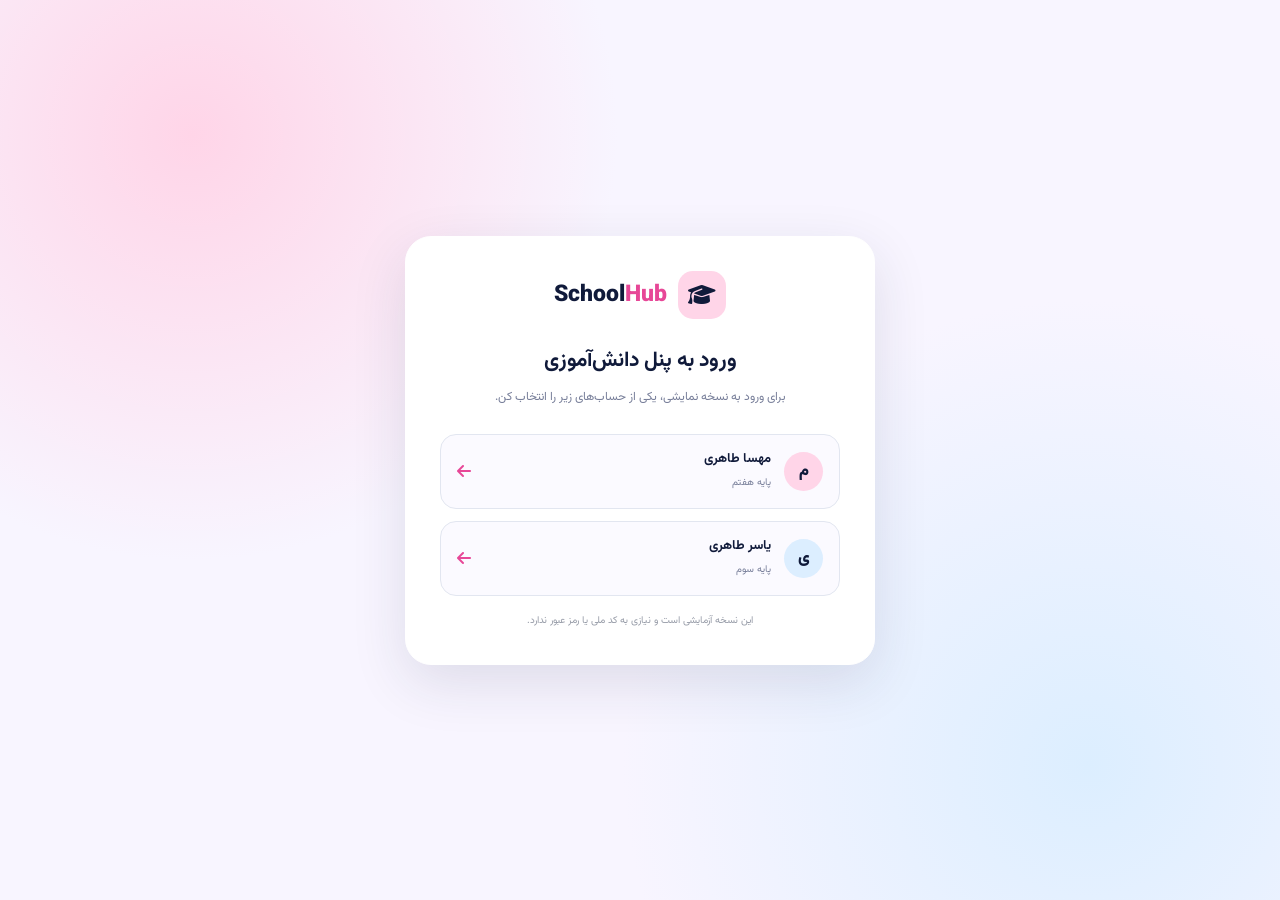
<file: student/s_dashboard.html>
<!DOCTYPE html>
<html lang="fa" dir="rtl">
<head>
  <meta charset="UTF-8">
  <meta name="viewport" content="width=device-width, initial-scale=1.0">
  <title>پنل دانش‌آموز | SchoolHub</title>
  <link rel="preconnect" href="https://fonts.googleapis.com">
  <link rel="preconnect" href="https://fonts.gstatic.com" crossorigin>
  <link href="https://fonts.googleapis.com/css2?family=Vazirmatn:wght@300;400;500;600;700;800;900&display=swap" rel="stylesheet">
  <link rel="stylesheet" href="https://cdnjs.cloudflare.com/ajax/libs/font-awesome/6.5.0/css/all.min.css">
  <style>
    :root{
      --pink:#F45B9A; --pink-soft:#FFD5E8; --navy:#101A3A;
      --blue:#DCEEFF; --lilac:#E9DDFB; --white:#FFFFFF;
      --surface:#F8F5FF; --text:#101A3A;
      --muted:#777E99; --line:#E6EAF4; --shadow:0 10px 30px rgba(16,26,58,.08);
      --sidebar-width:258px;
    }
    *{box-sizing:border-box}
    html{scroll-behavior:smooth}
    body{margin:0;background:var(--surface);color:var(--text);font-family:'Vazirmatn',sans-serif}
    button,input{font:inherit}
    button{cursor:pointer}
    a{color:inherit;text-decoration:none}
    .app{min-height:100vh;display:none}
    
    .entry-screen{
      min-height:100vh;display:grid;place-items:center;padding:24px;
      background:radial-gradient(circle at 15% 15%,#FFD5E8 0,transparent 32%),
                 radial-gradient(circle at 85% 85%,#DCEEFF 0,transparent 35%),#F8F5FF;
    }
    .entry-card{
      width:min(100%,470px);background:#fff;border:1px solid #fff;border-radius:26px;
      padding:34px;box-shadow:0 18px 55px rgba(30,42,74,.12);
    }
    .entry-brand{display:flex;align-items:center;justify-content:center;gap:11px;margin-bottom:25px}
    .entry-brand-mark{width:48px;height:48px;border-radius:15px;background:var(--pink-soft);color:var(--navy);display:grid;place-items:center;font-size:22px}
    .entry-brand strong{font-size:23px;color:var(--navy);font-weight:900}
    .entry-brand strong span{color:#E74797}
    .entry-card h1{font-size:21px;color:var(--navy);text-align:center;margin:0 0 8px}
    .entry-card .entry-description{font-size:12px;line-height:2;color:var(--muted);text-align:center;margin:0 0 25px}
    .entry-field{display:block;margin:16px 0}
    .entry-field span{display:block;font-size:12px;font-weight:800;color:var(--navy);margin-bottom:8px}
    .entry-field input,.entry-field select{
      width:100%;height:48px;border:1px solid #E2E6F0;border-radius:12px;padding:0 13px;
      background:#FBFAFF;color:var(--text);outline:none;font-size:13px;
    }
    .entry-field input:focus,.entry-field select:focus{border-color:var(--pink);box-shadow:0 0 0 3px #F45B9A25}
    .entry-submit{
      width:100%;border:0;border-radius:13px;background:var(--navy);color:#fff;
      padding:14px;font-weight:800;font-size:13px;margin-top:10px;
    }
    .entry-submit:hover{background:#253D7A}
    .entry-hint{text-align:center;font-size:10px;line-height:1.9;color:#969BA7;margin:15px 0 0}
    .entry-field input[type="password"]{letter-spacing:2px}
    @media(max-width:480px){.entry-card{padding:25px 20px}}
    .sidebar{
      position:fixed;inset:0 0 0 auto;width:var(--sidebar-width);padding:26px 18px;
      background:var(--navy);color:var(--white);display:flex;flex-direction:column;z-index:20;
    }
    .brand{display:flex;align-items:center;gap:12px;padding:0 10px 30px;border-bottom:1px solid #ffffff20}
    .brand-mark{width:43px;height:43px;border-radius:14px;background:var(--pink);display:grid;place-items:center;color:var(--navy);font-size:21px}
    .brand-name{font-size:21px;font-weight:900;letter-spacing:-.5px}
    .brand-name span{color:var(--pink)}
    .school-label{font-size:11px;color:#C9D0E0;margin-top:1px}
    .menu-caption{font-size:10px;color:#AAB3C9;font-weight:700;margin:25px 12px 10px}
    .menu{display:grid;gap:7px}
    .menu a{display:flex;align-items:center;gap:13px;padding:12px 14px;border-radius:13px;color:#D9DEEA;font-size:13px;transition:.2s}
    .menu a i{width:19px;text-align:center;font-size:15px}
    .menu a:hover,.menu a.active{background:var(--pink-soft);color:var(--navy);font-weight:800}
    .menu a.active{box-shadow:inset -3px 0 var(--pink)}
    .sidebar-bottom{margin-top:auto}
    .help-card{padding:16px;border-radius:17px;background:#ffffff12;border:1px solid #ffffff1c}
    .help-card .help-icon{width:35px;height:35px;border-radius:11px;background:#ffffff20;display:grid;place-items:center;color:var(--pink);margin-bottom:10px}
    .help-card strong{font-size:12px}
    .help-card p{font-size:10px;line-height:1.9;color:#C9D0E0;margin:5px 0 12px}
    .help-card button{border:0;background:var(--pink);color:var(--navy);font-size:11px;font-weight:800;border-radius:9px;padding:8px 12px}
    .student-mini{display:flex;align-items:center;gap:10px;padding:18px 7px 0;margin-top:18px;border-top:1px solid #ffffff20}
    .avatar{width:39px;height:39px;flex:0 0 39px;border-radius:50%;background:var(--blue);color:var(--navy);display:grid;place-items:center;font-weight:900}
    .student-mini strong{font-size:12px;display:block}
    .student-mini small{font-size:10px;color:#B9C2D5}
    .main{margin-right:var(--sidebar-width);padding:25px 32px 40px;max-width:1600px}
    .topbar{display:flex;align-items:center;justify-content:space-between;gap:18px;margin-bottom:28px}
    .page-heading h1{font-size:22px;color:var(--navy);margin:0;font-weight:900}
    .page-heading p{font-size:12px;color:var(--muted);margin:5px 0 0}
    .top-actions{display:flex;align-items:center;gap:12px}
    .search{position:relative;width:min(260px,28vw)}
    .search input{width:100%;border:1px solid var(--line);background:var(--white);border-radius:12px;padding:11px 38px 11px 13px;outline:none;font-size:11px}
    .search i{position:absolute;right:14px;top:50%;transform:translateY(-50%);color:#9AA0AE;font-size:13px}
    .icon-btn{width:40px;height:40px;border:1px solid var(--line);background:var(--white);border-radius:12px;color:var(--navy);position:relative}
    .icon-btn .dot{position:absolute;width:7px;height:7px;border-radius:50%;background:var(--pink);top:8px;left:9px;border:1px solid white}
    .top-profile{display:flex;align-items:center;gap:9px;padding-right:5px}
    .top-profile strong{display:block;font-size:11px;color:var(--navy)}
    .top-profile small{font-size:10px;color:var(--muted)}
    .mobile-menu{display:none}
    .welcome{
      position:relative;overflow:hidden;border-radius:22px;padding:25px 30px;
      background:linear-gradient(110deg,var(--pink-soft),#FFF1F7 52%,var(--blue));
      display:flex;align-items:center;justify-content:space-between;gap:20px;margin-bottom:22px;
      border:1px solid #fff;min-height:165px;
    }
    .welcome:after{content:"";position:absolute;width:210px;height:210px;border-radius:50%;background:#ffffff70;left:13%;top:-125px}
    .welcome-content{position:relative;z-index:1}
    .eyebrow{display:inline-flex;align-items:center;gap:7px;font-size:10px;font-weight:800;color:#9B4775;background:#fff9;padding:6px 11px;border-radius:30px}
    .welcome h2{font-size:23px;color:var(--navy);margin:10px 0 5px;font-weight:900}
    .welcome h2 span{color:#E74797}
    .welcome p{font-size:11px;color:#59627E;margin:0;line-height:2}.welcome .daily-quote{font-size:12px;font-weight:700;line-height:2.1;max-width:760px}.quote-author{display:block;margin-top:5px;color:#9B4775;font-size:10px;font-weight:700}
    .welcome-date{position:relative;z-index:1;background:#ffffffb8;border:1px solid #fff;border-radius:15px;padding:12px 17px;text-align:center;min-width:125px}
    .welcome-date small{display:block;color:var(--muted);font-size:10px}
    .welcome-date strong{font-size:15px;color:var(--navy)}
    .welcome-date i{color:#E74797;margin-left:5px}
    .section-title{display:flex;align-items:center;justify-content:space-between;margin:27px 0 13px}
    .section-title h3{font-size:14px;color:var(--navy);margin:0;font-weight:900}
    .section-title a,.section-title button{font-size:10px;color:#D34B8D;background:none;border:0;font-weight:800}
    .stats{display:grid;grid-template-columns:repeat(4,1fr);gap:14px}
    .stat-card{background:var(--white);border:1px solid #E8EAF2;border-radius:17px;padding:17px;box-shadow:var(--shadow);display:flex;align-items:center;gap:13px;min-width:0}
    .stat-icon{width:43px;height:43px;border-radius:14px;display:grid;place-items:center;font-size:17px;flex:0 0 43px}
    .stat-icon.pink{background:var(--pink-soft);color:#E74797}
    .stat-icon.blue{background:var(--blue);color:#3154A0}
    .stat-icon.lilac{background:#E9DDFB;color:#7651BD}
    .stat-icon.navy{background:#E7ECF8;color:var(--navy)}
    .stat-card small{display:block;color:var(--muted);font-size:10px}
    .stat-card strong{display:block;color:var(--navy);font-size:20px;margin-top:2px}
    .stat-card em{font-style:normal;font-size:9px;color:#7A9B85;margin-right:4px}
    .content-grid{display:grid;grid-template-columns:minmax(0,1.55fr) minmax(270px,1fr);gap:17px;align-items:start}
    .panel{background:var(--white);border:1px solid #E8EAF2;border-radius:18px;padding:18px;box-shadow:var(--shadow);min-width:0}
    .schedule-head{display:flex;justify-content:space-between;align-items:center;margin-bottom:14px}
    .schedule-head strong{font-size:12px;color:var(--navy)}
    .week-switch{display:flex;align-items:center;gap:9px;color:var(--muted);font-size:10px}
    .week-switch button{border:1px solid var(--line);background:white;color:var(--navy);width:25px;height:25px;border-radius:8px}
    .schedule{display:grid;grid-template-columns:repeat(5,minmax(0,1fr));gap:8px}
    .day{background:#F5F7FC;border:1px solid #E9EAF2;border-radius:12px;padding:10px 7px;min-height:260px}
    .day.today{background:#FFF1F7;border-color:#F6B7D3}
    .day-name{text-align:center;font-size:10px;color:var(--muted);font-weight:700;padding-bottom:9px;border-bottom:1px solid #ECECF1}
    .day.today .day-name{color:#E94396}
    .class-item{margin-top:9px;border-radius:8px;padding:7px 6px;background:var(--blue);border-right:3px solid #83B8E8}
    .class-item.pink{background:var(--pink-soft);border-color:var(--pink)}
    .class-item.lilac{background:#E9DDFB;border-color:var(--lilac)}
    .class-item strong{display:block;font-size:9px;color:var(--navy);line-height:1.7}
    .class-item small{font-size:8px;color:#737B8C}.period-label{display:block;font-size:7px;color:#737B8C;margin-top:2px}
    .empty-day{font-size:9px;color:#B0B4BF;text-align:center;margin-top:25px}
    .tasks{display:grid;gap:9px}
    .task{display:flex;align-items:center;gap:10px;padding:10px;border:1px solid #E9EAF2;border-radius:12px}
    .task input{accent-color:#E74797;width:15px;height:15px;cursor:pointer}
    .task-info{flex:1;min-width:0}
    .task-info strong{display:block;font-size:10px;color:var(--navy)}
    .task-info small{font-size:9px;color:var(--muted)}
    .task-tag{font-size:8px;border-radius:20px;padding:5px 8px;background:var(--pink-soft);color:#B83D7B;white-space:nowrap}
    .task:has(input:checked) .task-info strong{text-decoration:line-through;color:#A5A8B1}
    .task:has(input:checked) .task-tag{background:#EEF3EF;color:#71917A}
    .progress-card{margin-top:17px}
    .progress-line{display:flex;justify-content:space-between;font-size:10px;margin:14px 0 7px}
    .progress-line strong{color:var(--navy)}
    .progress-line span{color:var(--muted)}
    .progress-track{height:8px;background:#E9EAF2;border-radius:20px;overflow:hidden}
    .progress-fill{height:100%;border-radius:20px;background:linear-gradient(90deg,var(--pink),var(--lilac))}
    .notice{display:flex;gap:10px;padding:11px 0;border-bottom:1px solid #E9EAF2}
    .notice:last-child{border:0;padding-bottom:0}
    .notice-icon{width:34px;height:34px;flex:0 0 34px;border-radius:11px;background:var(--blue);color:#3154A0;display:grid;place-items:center;font-size:13px}
    .notice:nth-child(3) .notice-icon{background:var(--pink-soft);color:#E94396}
    .notice strong{display:block;font-size:10px;color:var(--navy)}
    .notice p{font-size:9px;color:var(--muted);line-height:1.8;margin:3px 0}
    .notice small{font-size:8px;color:#A7AAB4}
    .quick-links{display:grid;grid-template-columns:repeat(3,1fr);gap:10px}
    .quick-link{border:1px solid #E8EAF2;background:white;border-radius:14px;padding:14px 10px;text-align:center;transition:.2s}
    .quick-link:hover{transform:translateY(-3px);border-color:var(--pink)}
    .quick-link i{width:36px;height:36px;border-radius:12px;display:grid;place-items:center;margin:0 auto 8px;background:var(--pink-soft);color:#E94396}
    .quick-link:nth-child(2) i{background:var(--blue);color:#3154A0}
    .quick-link:nth-child(3) i{background:#E9DDFB;color:#7651BD}
    .quick-link strong{display:block;font-size:9px;color:var(--navy)}
    .quick-link small{font-size:8px;color:var(--muted)}
    .footer-note{text-align:center;color:#A1A5AF;font-size:9px;margin:25px 0 0}
    @media(max-width:1150px){
      :root{--sidebar-width:225px}.main{padding:22px}.stats{grid-template-columns:repeat(2,1fr)}
      .content-grid{grid-template-columns:1fr}.side-column{display:grid;grid-template-columns:1fr 1fr;gap:15px}
      .side-column .section-title{grid-column:1/-1;margin-bottom:-3px}
    }
    @media(max-width:760px){
      :root{--sidebar-width:0px}.sidebar{width:260px;transform:translateX(105%);transition:.25s;box-shadow:-15px 0 35px #0002}
      .main{margin:0;padding:17px 14px 30px}
      .mobile-menu{display:inline-grid;place-items:center;width:39px;height:39px;border:0;border-radius:11px;background:var(--navy);color:white;margin-left:9px}
      .topbar{align-items:flex-start}.page-heading{flex:1}.page-heading h1{font-size:18px}
      .top-actions{gap:7px}.search{display:none}.top-profile .profile-text{display:none}
      .welcome{padding:20px;min-height:145px}.welcome h2{font-size:19px}.welcome-date{min-width:95px;padding:10px}
      .welcome-date strong{font-size:12px}.welcome p{font-size:10px}
      .stats{gap:9px}.stat-card{padding:12px;gap:9px}.stat-icon{width:37px;height:37px;flex-basis:37px}
      .stat-card strong{font-size:17px}.schedule{gap:5px}.day{padding:8px 4px;min-height:120px}
      .class-item{padding:6px 4px}.class-item strong{font-size:8px}
      .side-column{display:block}.side-column .section-title{margin:27px 0 13px}
    }
    @media(max-width:420px){
      .welcome{align-items:flex-start}.welcome-date{display:none}
      .stat-card{display:block}.stat-icon{margin-bottom:8px}
      .schedule{grid-template-columns:repeat(5,minmax(105px,1fr));overflow-x:auto;padding-bottom:5px}.day{min-height:260px}
      .quick-links{gap:7px}.quick-link{padding:12px 5px}
    }
  

    /* Visual alignment with the SchoolHub landing page */
    body{background:var(--background, #F8F5FF);color:var(--navy)}
    .sidebar{
      background:linear-gradient(165deg,#101A3A 0%,#182C63 58%,#101A3A 100%);
      box-shadow:8px 0 30px rgba(16,26,58,.08);
    }
    .brand-mark{
      background:linear-gradient(135deg,#FF8DC0,#E83B91);
      color:#fff;
      box-shadow:0 7px 18px rgba(244,91,154,.22);
    }
    .brand-name span{color:#F45B9A}
    .menu a:hover,.menu a.active{
      background:linear-gradient(100deg,#FFD5E8,#FFEAF3);
      color:#101A3A;
    }
    .menu a.active{box-shadow:inset -3px 0 #F45B9A}
    .main{background:transparent}
    .page-heading h1,.section-title h3,.schedule-head strong,
    .stat-card strong,.task-info strong,.notice strong{color:#101A3A}
    .welcome{
      background:
        radial-gradient(ellipse at 82% 8%,#6A9FE922 0%,transparent 34%),
        radial-gradient(ellipse at 8% 92%,#FFD3EA 0%,transparent 42%),
        linear-gradient(120deg,#DDEBFF 0%,#F5E9FF 48%,#D7E9FF 100%);
      border:1px solid #fff;
      box-shadow:0 12px 30px rgba(37,61,122,.07);
    }
    .welcome:after{background:#FFFFFF75}
    .welcome h2 span{color:#F45B9A}
    .eyebrow{color:#263D78;border:1px solid #fff;background:#FFFFFFB8}
    .welcome-date{box-shadow:0 6px 18px rgba(37,61,122,.06)}
    .stat-card,.panel,.quick-link{
      border-color:#E8EAF2;
      box-shadow:0 10px 25px rgba(41,61,118,.07);
    }
    .stat-card{border-radius:20px}
    .panel{border-radius:20px}
    .quick-link{border-radius:17px}
    .stat-icon.pink{background:#FFD5E8;color:#E74797}
    .stat-icon.blue{background:#DCEEFF;color:#3154A0}
    .stat-icon.lilac{background:#E9DDFB;color:#7651BD}
    .stat-icon.navy{background:#E7ECF8;color:#101A3A}
    .task-tag{background:#FFD5E8;color:#B83D7B}
    .progress-fill{background:linear-gradient(90deg,#F45B9A,#E9DDFB)}
    .icon-btn,.week-switch button{border-radius:13px}
    .mobile-menu{background:linear-gradient(120deg,#101A3A,#253D7A)}
    .footer-note{color:#858DA6}
    @media(max-width:760px){
      .sidebar{background:linear-gradient(165deg,#101A3A 0%,#182C63 58%,#101A3A 100%)}
    }

    /* ===== NO-JS: CSS-only state ===== */
    .sr-only{position:absolute;width:1px;height:1px;margin:-1px;padding:0;overflow:hidden;clip:rect(0,0,0,0);white-space:nowrap;border:0}
    .app{display:none}
    body:has(.acct-cards input:checked) .app{display:block}
    body:has(.acct-cards input:checked) .entry-screen{display:none}
    .acct-cards{display:grid;gap:12px}
    .acct-card{display:flex;align-items:center;gap:13px;padding:14px 16px;border:1px solid #E2E6F0;border-radius:16px;background:#FBFAFF;cursor:pointer;transition:.2s}
    .acct-card strong{display:block;font-size:13px;color:var(--navy)}
    .acct-card small{font-size:10px;color:var(--muted)}
    .acct-card>i{margin-right:auto;color:#E74797}
    .acct-card:hover{border-color:var(--pink);background:#fff;transform:translateY(-2px);box-shadow:var(--shadow)}
    .acct-cards input:focus-visible + .acct-card{outline:3px solid var(--pink);outline-offset:2px}
    body:has(#acct-mahsa:checked) .for-yasser,
    body:has(#acct-yasser:checked) .for-mahsa{display:none}
    .kv{display:none}
    .task:has(input:checked) .tag-open,.task:not(:has(input:checked)) .tag-done{display:none}
.hwbar-mahsa{width:25%}
#studentApp:has(#mt0:not(:checked)):has(#mt1:not(:checked)):has(#mt2:not(:checked)):has(#mt3:not(:checked)) .v-mahsa-0{display:inline}
#studentApp:has(#mt0:not(:checked)):has(#mt1:not(:checked)):has(#mt2:not(:checked)):has(#mt3:not(:checked)) .hwbar-mahsa{width:0%}
#studentApp:has(#mt0:checked):has(#mt1:not(:checked)):has(#mt2:not(:checked)):has(#mt3:not(:checked)) .v-mahsa-1,
#studentApp:has(#mt0:not(:checked)):has(#mt1:checked):has(#mt2:not(:checked)):has(#mt3:not(:checked)) .v-mahsa-1,
#studentApp:has(#mt0:not(:checked)):has(#mt1:not(:checked)):has(#mt2:checked):has(#mt3:not(:checked)) .v-mahsa-1,
#studentApp:has(#mt0:not(:checked)):has(#mt1:not(:checked)):has(#mt2:not(:checked)):has(#mt3:checked) .v-mahsa-1{display:inline}
#studentApp:has(#mt0:checked):has(#mt1:not(:checked)):has(#mt2:not(:checked)):has(#mt3:not(:checked)) .hwbar-mahsa,
#studentApp:has(#mt0:not(:checked)):has(#mt1:checked):has(#mt2:not(:checked)):has(#mt3:not(:checked)) .hwbar-mahsa,
#studentApp:has(#mt0:not(:checked)):has(#mt1:not(:checked)):has(#mt2:checked):has(#mt3:not(:checked)) .hwbar-mahsa,
#studentApp:has(#mt0:not(:checked)):has(#mt1:not(:checked)):has(#mt2:not(:checked)):has(#mt3:checked) .hwbar-mahsa{width:25%}
#studentApp:has(#mt0:checked):has(#mt1:checked):has(#mt2:not(:checked)):has(#mt3:not(:checked)) .v-mahsa-2,
#studentApp:has(#mt0:checked):has(#mt1:not(:checked)):has(#mt2:checked):has(#mt3:not(:checked)) .v-mahsa-2,
#studentApp:has(#mt0:checked):has(#mt1:not(:checked)):has(#mt2:not(:checked)):has(#mt3:checked) .v-mahsa-2,
#studentApp:has(#mt0:not(:checked)):has(#mt1:checked):has(#mt2:checked):has(#mt3:not(:checked)) .v-mahsa-2,
#studentApp:has(#mt0:not(:checked)):has(#mt1:checked):has(#mt2:not(:checked)):has(#mt3:checked) .v-mahsa-2,
#studentApp:has(#mt0:not(:checked)):has(#mt1:not(:checked)):has(#mt2:checked):has(#mt3:checked) .v-mahsa-2{display:inline}
#studentApp:has(#mt0:checked):has(#mt1:checked):has(#mt2:not(:checked)):has(#mt3:not(:checked)) .hwbar-mahsa,
#studentApp:has(#mt0:checked):has(#mt1:not(:checked)):has(#mt2:checked):has(#mt3:not(:checked)) .hwbar-mahsa,
#studentApp:has(#mt0:checked):has(#mt1:not(:checked)):has(#mt2:not(:checked)):has(#mt3:checked) .hwbar-mahsa,
#studentApp:has(#mt0:not(:checked)):has(#mt1:checked):has(#mt2:checked):has(#mt3:not(:checked)) .hwbar-mahsa,
#studentApp:has(#mt0:not(:checked)):has(#mt1:checked):has(#mt2:not(:checked)):has(#mt3:checked) .hwbar-mahsa,
#studentApp:has(#mt0:not(:checked)):has(#mt1:not(:checked)):has(#mt2:checked):has(#mt3:checked) .hwbar-mahsa{width:50%}
#studentApp:has(#mt0:checked):has(#mt1:checked):has(#mt2:checked):has(#mt3:not(:checked)) .v-mahsa-3,
#studentApp:has(#mt0:checked):has(#mt1:checked):has(#mt2:not(:checked)):has(#mt3:checked) .v-mahsa-3,
#studentApp:has(#mt0:checked):has(#mt1:not(:checked)):has(#mt2:checked):has(#mt3:checked) .v-mahsa-3,
#studentApp:has(#mt0:not(:checked)):has(#mt1:checked):has(#mt2:checked):has(#mt3:checked) .v-mahsa-3{display:inline}
#studentApp:has(#mt0:checked):has(#mt1:checked):has(#mt2:checked):has(#mt3:not(:checked)) .hwbar-mahsa,
#studentApp:has(#mt0:checked):has(#mt1:checked):has(#mt2:not(:checked)):has(#mt3:checked) .hwbar-mahsa,
#studentApp:has(#mt0:checked):has(#mt1:not(:checked)):has(#mt2:checked):has(#mt3:checked) .hwbar-mahsa,
#studentApp:has(#mt0:not(:checked)):has(#mt1:checked):has(#mt2:checked):has(#mt3:checked) .hwbar-mahsa{width:75%}
#studentApp:has(#mt0:checked):has(#mt1:checked):has(#mt2:checked):has(#mt3:checked) .v-mahsa-4{display:inline}
#studentApp:has(#mt0:checked):has(#mt1:checked):has(#mt2:checked):has(#mt3:checked) .hwbar-mahsa{width:100%}
.hwbar-yasser{width:25%}
#studentApp:has(#yt0:not(:checked)):has(#yt1:not(:checked)):has(#yt2:not(:checked)):has(#yt3:not(:checked)) .v-yasser-0{display:inline}
#studentApp:has(#yt0:not(:checked)):has(#yt1:not(:checked)):has(#yt2:not(:checked)):has(#yt3:not(:checked)) .hwbar-yasser{width:0%}
#studentApp:has(#yt0:checked):has(#yt1:not(:checked)):has(#yt2:not(:checked)):has(#yt3:not(:checked)) .v-yasser-1,
#studentApp:has(#yt0:not(:checked)):has(#yt1:checked):has(#yt2:not(:checked)):has(#yt3:not(:checked)) .v-yasser-1,
#studentApp:has(#yt0:not(:checked)):has(#yt1:not(:checked)):has(#yt2:checked):has(#yt3:not(:checked)) .v-yasser-1,
#studentApp:has(#yt0:not(:checked)):has(#yt1:not(:checked)):has(#yt2:not(:checked)):has(#yt3:checked) .v-yasser-1{display:inline}
#studentApp:has(#yt0:checked):has(#yt1:not(:checked)):has(#yt2:not(:checked)):has(#yt3:not(:checked)) .hwbar-yasser,
#studentApp:has(#yt0:not(:checked)):has(#yt1:checked):has(#yt2:not(:checked)):has(#yt3:not(:checked)) .hwbar-yasser,
#studentApp:has(#yt0:not(:checked)):has(#yt1:not(:checked)):has(#yt2:checked):has(#yt3:not(:checked)) .hwbar-yasser,
#studentApp:has(#yt0:not(:checked)):has(#yt1:not(:checked)):has(#yt2:not(:checked)):has(#yt3:checked) .hwbar-yasser{width:25%}
#studentApp:has(#yt0:checked):has(#yt1:checked):has(#yt2:not(:checked)):has(#yt3:not(:checked)) .v-yasser-2,
#studentApp:has(#yt0:checked):has(#yt1:not(:checked)):has(#yt2:checked):has(#yt3:not(:checked)) .v-yasser-2,
#studentApp:has(#yt0:checked):has(#yt1:not(:checked)):has(#yt2:not(:checked)):has(#yt3:checked) .v-yasser-2,
#studentApp:has(#yt0:not(:checked)):has(#yt1:checked):has(#yt2:checked):has(#yt3:not(:checked)) .v-yasser-2,
#studentApp:has(#yt0:not(:checked)):has(#yt1:checked):has(#yt2:not(:checked)):has(#yt3:checked) .v-yasser-2,
#studentApp:has(#yt0:not(:checked)):has(#yt1:not(:checked)):has(#yt2:checked):has(#yt3:checked) .v-yasser-2{display:inline}
#studentApp:has(#yt0:checked):has(#yt1:checked):has(#yt2:not(:checked)):has(#yt3:not(:checked)) .hwbar-yasser,
#studentApp:has(#yt0:checked):has(#yt1:not(:checked)):has(#yt2:checked):has(#yt3:not(:checked)) .hwbar-yasser,
#studentApp:has(#yt0:checked):has(#yt1:not(:checked)):has(#yt2:not(:checked)):has(#yt3:checked) .hwbar-yasser,
#studentApp:has(#yt0:not(:checked)):has(#yt1:checked):has(#yt2:checked):has(#yt3:not(:checked)) .hwbar-yasser,
#studentApp:has(#yt0:not(:checked)):has(#yt1:checked):has(#yt2:not(:checked)):has(#yt3:checked) .hwbar-yasser,
#studentApp:has(#yt0:not(:checked)):has(#yt1:not(:checked)):has(#yt2:checked):has(#yt3:checked) .hwbar-yasser{width:50%}
#studentApp:has(#yt0:checked):has(#yt1:checked):has(#yt2:checked):has(#yt3:not(:checked)) .v-yasser-3,
#studentApp:has(#yt0:checked):has(#yt1:checked):has(#yt2:not(:checked)):has(#yt3:checked) .v-yasser-3,
#studentApp:has(#yt0:checked):has(#yt1:not(:checked)):has(#yt2:checked):has(#yt3:checked) .v-yasser-3,
#studentApp:has(#yt0:not(:checked)):has(#yt1:checked):has(#yt2:checked):has(#yt3:checked) .v-yasser-3{display:inline}
#studentApp:has(#yt0:checked):has(#yt1:checked):has(#yt2:checked):has(#yt3:not(:checked)) .hwbar-yasser,
#studentApp:has(#yt0:checked):has(#yt1:checked):has(#yt2:not(:checked)):has(#yt3:checked) .hwbar-yasser,
#studentApp:has(#yt0:checked):has(#yt1:not(:checked)):has(#yt2:checked):has(#yt3:checked) .hwbar-yasser,
#studentApp:has(#yt0:not(:checked)):has(#yt1:checked):has(#yt2:checked):has(#yt3:checked) .hwbar-yasser{width:75%}
#studentApp:has(#yt0:checked):has(#yt1:checked):has(#yt2:checked):has(#yt3:checked) .v-yasser-4{display:inline}
#studentApp:has(#yt0:checked):has(#yt1:checked):has(#yt2:checked):has(#yt3:checked) .hwbar-yasser{width:100%}

body:not(:has(:target)) .menu-main a[href="#dashboard"],
body:has(#dashboard:target) .menu-main a[href="#dashboard"],
body:has(#schedule:target) .menu-main a[href="#schedule"],
body:has(#lessons:target) .menu-main a[href="#lessons"],
body:has(#assignments:target) .menu-main a[href="#assignments"],
body:has(#grades:target) .menu-main a[href="#grades"],
body:has(#notices:target) .menu-main a[href="#notices"],
body:has(#resources:target) .menu-main a[href="#resources"]{
      background:linear-gradient(100deg,#FFD5E8,#FFEAF3);color:#101A3A;font-weight:800;box-shadow:inset -3px 0 #F45B9A
    }
    .mobile-menu{cursor:pointer}
    .drawer-overlay{display:none}
    #studentApp:has(#menuToggle:focus-visible) .mobile-menu{outline:3px solid var(--pink);outline-offset:2px}
    @media(min-width:761px){#menuToggle{display:none}}
    @media(max-width:760px){
      #menuToggle:checked ~ .sidebar{transform:translateX(0)}
      #menuToggle:checked ~ .drawer-overlay{display:block;position:fixed;inset:0;background:rgba(16,26,58,.5);z-index:15;cursor:pointer}
    }
    .home-btn{display:inline-flex;align-items:center;gap:8px;height:40px;padding:0 16px;border:1px solid var(--line);background:var(--white);color:var(--navy);border-radius:13px;font-size:11px;font-weight:800;white-space:nowrap;transition:.2s}
    .home-btn:hover{background:var(--pink-soft);border-color:var(--pink);transform:translateY(-2px)}
    @media(max-width:760px){.home-btn{width:40px;padding:0;justify-content:center}.home-btn span{display:none}}
</style>
</head>
<body>
<section class="entry-screen" id="entryScreen">
  <div class="entry-card">
    <div class="entry-brand">
      <div class="entry-brand-mark"><i class="fa-solid fa-graduation-cap"></i></div>
      <strong>School<span>Hub</span></strong>
    </div>
    <h1>ورود به پنل دانش‌آموزی</h1>
    <p class="entry-description">برای ورود به نسخه نمایشی، یکی از حساب‌های زیر را انتخاب کن.</p>
    <div class="acct-cards">
      <input type="radio" name="acct" id="acct-mahsa" class="sr-only">
      <label class="acct-card" for="acct-mahsa">
        <span class="avatar" style="background:var(--pink-soft)">م</span>
        <span><strong>مهسا طاهری</strong><small>پایه هفتم</small></span>
        <i class="fa-solid fa-arrow-left"></i>
      </label>
      <input type="radio" name="acct" id="acct-yasser" class="sr-only">
      <label class="acct-card" for="acct-yasser">
        <span class="avatar">ی</span>
        <span><strong>یاسر طاهری</strong><small>پایه سوم</small></span>
        <i class="fa-solid fa-arrow-left"></i>
      </label>
    </div>
    <p class="entry-hint">این نسخه آزمایشی است و نیازی به کد ملی یا رمز عبور ندارد.</p>
  </div>
</section>

<div class="app" id="studentApp">
  <input type="checkbox" id="menuToggle" class="sr-only" aria-label="باز و بسته کردن منو">
  <label class="drawer-overlay" for="menuToggle"></label>
  <aside class="sidebar" id="sidebar">
    <a class="brand" href="#">
      <div class="brand-mark"><i class="fa-solid fa-graduation-cap"></i></div>
      <div><div class="brand-name">School<span>Hub</span></div><div class="school-label">سامانه هوشمند مدرسه</div></div>
    </a>

    <div class="menu-caption">منوی اصلی</div>
    <nav class="menu menu-main">
      <a href="#dashboard"><i class="fa-solid fa-house"></i>داشبورد</a>
      <a href="#schedule"><i class="fa-regular fa-calendar-days"></i>برنامه هفتگی</a>
      <a href="#lessons"><i class="fa-solid fa-book-open"></i>درس‌های من</a>
      <a href="#assignments"><i class="fa-solid fa-clipboard-list"></i>تکالیف و تمرین‌ها</a>
      <a href="#grades"><i class="fa-solid fa-chart-column"></i>نمرات و کارنامه</a>
      <a href="#notices"><i class="fa-regular fa-bell"></i>اطلاعیه‌ها</a>
      <a href="#resources"><i class="fa-solid fa-folder-open"></i>منابع آموزشی</a>
    </nav>

<div class="menu-caption">حساب کاربری</div>
<nav class="menu">

  <a href="../index.html">
    <i class="fa-solid fa-house"></i>
    صفحه اصلی
  </a>

  <a href="#dashboard">
    <i class="fa-regular fa-user"></i>
    پروفایل من
  </a>

  <a href="#dashboard">
    <i class="fa-solid fa-gear"></i>
    تنظیمات
  </a>

</nav>

    <div class="sidebar-bottom">
      <div class="help-card">
        <div class="help-icon"><i class="fa-regular fa-circle-question"></i></div>
        <strong>به راهنمایی نیاز داری؟</strong>
        <p>اگر در استفاده از سامانه به مشکلی برخوردی، از بخش پشتیبانی کمک بگیر.</p>
        <button type="button">ارتباط با پشتیبانی</button>
      </div>
      <div class="student-mini">
        <div class="avatar"><span class="for-mahsa">م</span><span class="for-yasser">ی</span></div>
        <div><strong><span class="for-mahsa">مهسا طاهری</span><span class="for-yasser">یاسر طاهری</span></strong><small><span class="for-mahsa">دانش‌آموز · پایه هفتم</span><span class="for-yasser">دانش‌آموز · پایه سوم</span></small></div>
      </div>
    </div>
  </aside>

  <main class="main" id="dashboard">
    <header class="topbar">
      <div style="display:flex;align-items:center">
        <label class="mobile-menu" for="menuToggle" aria-label="باز کردن منو"><i class="fa-solid fa-bars"></i></label>
        <div class="page-heading"><h1>داشبورد دانش‌آموز</h1><p>نمای کلی فعالیت‌ها و وضعیت تحصیلی شما</p></div>
      </div>
      <div class="top-actions">
        <a class="home-btn" href="../index.html"><i class="fa-solid fa-arrow-right"></i><span>بازگشت به خانه</span></a>
        <label class="search"><i class="fa-solid fa-magnifying-glass"></i><input type="search" placeholder="جست‌وجو در پنل..."></label>
        <button class="icon-btn" type="button" aria-label="اعلان‌ها"><i class="fa-regular fa-bell"></i><span class="dot"></span></button>
        <div class="top-profile"><div class="avatar"><span class="for-mahsa">م</span><span class="for-yasser">ی</span></div><div class="profile-text"><strong><span class="for-mahsa">مهسا طاهری</span><span class="for-yasser">یاسر طاهری</span></strong><small><span class="for-mahsa">پایه هفتم</span><span class="for-yasser">پایه سوم</span></small></div></div>
      </div>
    </header>

    <section class="welcome">
      <div class="welcome-content">
        <span class="eyebrow"><i class="fa-solid fa-sparkles"></i> فضای اختصاصی یادگیری تو</span>
        <h2>سلام <span><span class="for-mahsa">مهسا</span><span class="for-yasser">یاسر</span></span>، خوش اومدی رفیق!</h2>
        <p class="daily-quote for-mahsa">این ماه در درس‌ها عملکرد خوبی داشته‌ای؛ نمره‌ها و تکالیفت را بررسی کن و همین روند را ادامه بده.</p><p class="daily-quote for-yasser">در درس‌ها پیشرفت ثابتی داشته‌ای. با تمرین بیشتر، به‌ویژه در ریاضی، می‌توانی نتیجه بهتری بگیری.</p><small class="quote-author">گزارش وضعیت تحصیلی</small>
      </div>
      <div class="welcome-date"><small><i class="fa-regular fa-calendar"></i> امروز</small><strong>چهارشنبه، ۴ آذر ۱۴۰۵</strong></div>
    </section>

    <section aria-label="خلاصه وضعیت">
      <div class="section-title"><h3>خلاصه وضعیت تحصیلی</h3><a href="#grades">مشاهده جزئیات <i class="fa-solid fa-angle-left"></i></a></div>
      <div class="stats">
        <article class="stat-card"><div class="stat-icon pink"><i class="fa-solid fa-chart-line"></i></div><div><small>میانگین نمرات</small><strong><span class="for-mahsa">۱۸٫۵ از ۲۰</span><span class="for-yasser">۱۷٫۲ از ۲۰</span></strong></div></article>
        <article class="stat-card"><div class="stat-icon blue"><i class="fa-solid fa-user-check"></i></div><div><small>درصد حضور</small><strong><span class="for-mahsa">۹۶٪</span><span class="for-yasser">۹۳٪</span></strong></div></article>
        <article class="stat-card"><div class="stat-icon lilac"><i class="fa-solid fa-user-xmark"></i></div><div><small>روزهای غیبت</small><strong><span class="for-mahsa">۲ روز</span><span class="for-yasser">۴ روز</span></strong></div></article>
        <article class="stat-card"><div class="stat-icon navy"><i class="fa-solid fa-clipboard-check"></i></div><div><small>تکالیف باقی‌مانده</small><strong><span class="for-mahsa"><span class="kv v-mahsa-0">۴ مورد</span><span class="kv v-mahsa-1">۳ مورد</span><span class="kv v-mahsa-2">۲ مورد</span><span class="kv v-mahsa-3">۱ مورد</span><span class="kv v-mahsa-4">۰ مورد</span></span><span class="for-yasser"><span class="kv v-yasser-0">۴ مورد</span><span class="kv v-yasser-1">۳ مورد</span><span class="kv v-yasser-2">۲ مورد</span><span class="kv v-yasser-3">۱ مورد</span><span class="kv v-yasser-4">۰ مورد</span></span></strong></div></article>
      </div>
    </section>

    <div class="content-grid">
      <div>
        <section id="schedule">
          <div class="section-title"><h3>برنامه کلاسی این هفته</h3><a href="#schedule">برنامه کامل <i class="fa-solid fa-angle-left"></i></a></div>
          <div class="panel">
            <div class="schedule-head"><strong>کلاس‌های هفتگی <small style="color:var(--muted);font-weight:500"><span class="for-mahsa">· ۱۳ درس</span><span class="for-yasser">· ۹ درس</span></small></strong><div class="week-switch"><button type="button" aria-label="هفته قبل"><i class="fa-solid fa-angle-right"></i></button><span>هفته جاری</span><button type="button" aria-label="هفته بعد"><i class="fa-solid fa-angle-left"></i></button></div></div>
            <div class="schedule for-mahsa"><div class="day today"><div class="day-name">شنبه</div><div class="class-item"><strong>ریاضی</strong><small>خانم فروغی</small><span class="period-label">زنگ اول · ۰۸:۰۰</span></div><div class="class-item pink"><strong>علوم تجربی</strong><small>خانم عمرایی</small><span class="period-label">زنگ دوم · ۰۹:۱۵</span></div><div class="class-item lilac"><strong>فارسی</strong><small>خانم عنایتی</small><span class="period-label">زنگ سوم · ۱۰:۴۵</span></div><div class="class-item"><strong>زبان انگلیسی</strong><small>خانم رحیمی</small><span class="period-label">زنگ چهارم · ۱۲:۰۰</span></div></div><div class="day"><div class="day-name">یکشنبه</div><div class="class-item"><strong>مطالعات اجتماعی</strong><small>خانم کاظمی</small><span class="period-label">زنگ اول · ۰۸:۰۰</span></div><div class="class-item pink"><strong>ریاضی</strong><small>خانم فروغی</small><span class="period-label">زنگ دوم · ۰۹:۱۵</span></div><div class="class-item lilac"><strong>عربی</strong><small>خانم سلطانی</small><span class="period-label">زنگ سوم · ۱۰:۴۵</span></div><div class="class-item"><strong>کار و فناوری</strong><small>خانم نظری</small><span class="period-label">زنگ چهارم · ۱۲:۰۰</span></div></div><div class="day"><div class="day-name">دوشنبه</div><div class="class-item"><strong>علوم تجربی</strong><small>خانم عمرایی</small><span class="period-label">زنگ اول · ۰۸:۰۰</span></div><div class="class-item pink"><strong>هوش مصنوعی</strong><small>خانم بهرامی</small><span class="period-label">زنگ دوم · ۰۹:۱۵</span></div><div class="class-item lilac"><strong>فارسی</strong><small>خانم عنایتی</small><span class="period-label">زنگ سوم · ۱۰:۴۵</span></div><div class="class-item"><strong>پیام‌های آسمان</strong><small>خانم موسوی</small><span class="period-label">زنگ چهارم · ۱۲:۰۰</span></div></div><div class="day"><div class="day-name">سه‌شنبه</div><div class="class-item"><strong>ریاضی</strong><small>خانم فروغی</small><span class="period-label">زنگ اول · ۰۸:۰۰</span></div><div class="class-item pink"><strong>تفکر و سبک زندگی</strong><small>خانم صالحی</small><span class="period-label">زنگ دوم · ۰۹:۱۵</span></div><div class="class-item lilac"><strong>فرهنگ و هنر</strong><small>خانم نوری</small><span class="period-label">زنگ سوم · ۱۰:۴۵</span></div><div class="class-item"><strong>علوم تجربی</strong><small>خانم عمرایی</small><span class="period-label">زنگ چهارم · ۱۲:۰۰</span></div></div><div class="day"><div class="day-name">چهارشنبه</div><div class="class-item"><strong>فارسی</strong><small>خانم عنایتی</small><span class="period-label">زنگ اول · ۰۸:۰۰</span></div><div class="class-item pink"><strong>مطالعات اجتماعی</strong><small>خانم کاظمی</small><span class="period-label">زنگ دوم · ۰۹:۱۵</span></div><div class="class-item lilac"><strong>تربیت بدنی</strong><small>خانم کریمی</small><span class="period-label">زنگ سوم · ۱۰:۴۵</span></div><div class="class-item"><strong>قرآن</strong><small>خانم جلالی</small><span class="period-label">زنگ چهارم · ۱۲:۰۰</span></div></div></div><div class="schedule for-yasser"><div class="day today"><div class="day-name">شنبه</div><div class="class-item"><strong>فارسی</strong><small>آقای دزفولی</small><span class="period-label">زنگ اول · ۰۸:۰۰</span></div><div class="class-item pink"><strong>ریاضی</strong><small>آقای پرویزی</small><span class="period-label">زنگ دوم · ۰۹:۱۵</span></div><div class="class-item lilac"><strong>علوم</strong><small>آقای حافظی‌نسب</small><span class="period-label">زنگ سوم · ۱۰:۴۵</span></div><div class="class-item"><strong>هنر</strong><small>آقای شریف</small><span class="period-label">زنگ چهارم · ۱۲:۰۰</span></div></div><div class="day"><div class="day-name">یکشنبه</div><div class="class-item"><strong>ریاضی</strong><small>آقای پرویزی</small><span class="period-label">زنگ اول · ۰۸:۰۰</span></div><div class="class-item pink"><strong>فارسی</strong><small>آقای دزفولی</small><span class="period-label">زنگ دوم · ۰۹:۱۵</span></div><div class="class-item lilac"><strong>قرآن</strong><small>آقای حیدری</small><span class="period-label">زنگ سوم · ۱۰:۴۵</span></div><div class="class-item"><strong>علوم</strong><small>آقای حافظی‌نسب</small><span class="period-label">زنگ چهارم · ۱۲:۰۰</span></div></div><div class="day"><div class="day-name">دوشنبه</div><div class="class-item"><strong>فارسی</strong><small>آقای دزفولی</small><span class="period-label">زنگ اول · ۰۸:۰۰</span></div><div class="class-item pink"><strong>ریاضی</strong><small>آقای پرویزی</small><span class="period-label">زنگ دوم · ۰۹:۱۵</span></div><div class="class-item lilac"><strong>هوش مصنوعی</strong><small>آقای حزینی</small><span class="period-label">زنگ سوم · ۱۰:۴۵</span></div><div class="class-item"><strong>هدیه‌های آسمان</strong><small>آقای جوادی</small><span class="period-label">زنگ چهارم · ۱۲:۰۰</span></div></div><div class="day"><div class="day-name">سه‌شنبه</div><div class="class-item"><strong>علوم</strong><small>آقای حافظی‌نسب</small><span class="period-label">زنگ اول · ۰۸:۰۰</span></div><div class="class-item pink"><strong>فارسی</strong><small>آقای دزفولی</small><span class="period-label">زنگ دوم · ۰۹:۱۵</span></div><div class="class-item lilac"><strong>مطالعات اجتماعی</strong><small>آقای رضایی</small><span class="period-label">زنگ سوم · ۱۰:۴۵</span></div><div class="class-item"><strong>تربیت بدنی</strong><small>آقای فرهادی</small><span class="period-label">زنگ چهارم · ۱۲:۰۰</span></div></div><div class="day"><div class="day-name">چهارشنبه</div><div class="class-item"><strong>ریاضی</strong><small>آقای پرویزی</small><span class="period-label">زنگ اول · ۰۸:۰۰</span></div><div class="class-item pink"><strong>فارسی</strong><small>آقای دزفولی</small><span class="period-label">زنگ دوم · ۰۹:۱۵</span></div><div class="class-item lilac"><strong>علوم</strong><small>آقای حافظی‌نسب</small><span class="period-label">زنگ سوم · ۱۰:۴۵</span></div><div class="class-item"><strong>مطالعات اجتماعی</strong><small>آقای رضایی</small><span class="period-label">زنگ چهارم · ۱۲:۰۰</span></div></div></div>
          </div>
        </section>

        <section id="assignments">
          <div class="section-title"><h3>تکالیف و کارهای پیش رو</h3><a href="#assignments">همه تکالیف <i class="fa-solid fa-angle-left"></i></a></div>
          <div class="panel"><div class="tasks for-mahsa"><label class="task"><input type="checkbox" id="mt0"><span class="task-info"><strong>تمرین‌های فصل ۴ ریاضی</strong><small><i class="fa-regular fa-clock"></i> مهلت تحویل: ۲۸ آبان ۱۴۰۵</small></span><span class="task-tag"><span class="tag-open">ریاضی</span><span class="tag-done">تحویل‌شده</span></span></label><label class="task"><input type="checkbox" id="mt1"><span class="task-info"><strong>گزارش آزمایش علوم تجربی</strong><small><i class="fa-regular fa-clock"></i> مهلت تحویل: ۳۰ آبان ۱۴۰۵</small></span><span class="task-tag"><span class="tag-open">علوم</span><span class="tag-done">تحویل‌شده</span></span></label><label class="task"><input type="checkbox" id="mt2" checked><span class="task-info"><strong>انشا با موضوع «معلم من»</strong><small><i class="fa-regular fa-clock"></i> مهلت تحویل: ۲۶ آبان ۱۴۰۵</small></span><span class="task-tag"><span class="tag-open">فارسی</span><span class="tag-done">تحویل‌شده</span></span></label><label class="task"><input type="checkbox" id="mt3"><span class="task-info"><strong>حفظ لغات درس ۵ انگلیسی</strong><small><i class="fa-regular fa-clock"></i> مهلت تحویل: ۴ آذر ۱۴۰۵</small></span><span class="task-tag"><span class="tag-open">زبان</span><span class="tag-done">تحویل‌شده</span></span></label></div><div class="tasks for-yasser"><label class="task"><input type="checkbox" id="yt0"><span class="task-info"><strong>تمرین صفحه ۴۲ ریاضی</strong><small><i class="fa-regular fa-clock"></i> مهلت تحویل: ۲۸ آبان ۱۴۰۵</small></span><span class="task-tag"><span class="tag-open">ریاضی</span><span class="tag-done">تحویل‌شده</span></span></label><label class="task"><input type="checkbox" id="yt1" checked><span class="task-info"><strong>نوشتن داستان کوتاه فارسی</strong><small><i class="fa-regular fa-clock"></i> مهلت تحویل: ۲۶ آبان ۱۴۰۵</small></span><span class="task-tag"><span class="tag-open">فارسی</span><span class="tag-done">تحویل‌شده</span></span></label><label class="task"><input type="checkbox" id="yt2"><span class="task-info"><strong>نقاشی «خانه رویایی من»</strong><small><i class="fa-regular fa-clock"></i> مهلت تحویل: ۳۰ آبان ۱۴۰۵</small></span><span class="task-tag"><span class="tag-open">هنر</span><span class="tag-done">تحویل‌شده</span></span></label><label class="task"><input type="checkbox" id="yt3"><span class="task-info"><strong>مرور درس ۶ علوم</strong><small><i class="fa-regular fa-clock"></i> مهلت تحویل: ۴ آذر ۱۴۰۵</small></span><span class="task-tag"><span class="tag-open">علوم</span><span class="tag-done">تحویل‌شده</span></span></label></div></div>
        </section>

        <section id="lessons">
          <div class="section-title"><h3>دسترسی سریع</h3></div>
          <div class="quick-links" id="resources">
            <a class="quick-link" href="#lessons"><i class="fa-solid fa-book"></i><strong>درس‌های من</strong><small>محتوای آموزشی</small></a>
            <a class="quick-link" href="#grades"><i class="fa-solid fa-file-lines"></i><strong>کارنامه</strong><small>بررسی نمرات</small></a>
            <a class="quick-link" href="#resources"><i class="fa-solid fa-cloud-arrow-down"></i><strong>فایل‌های آموزشی</strong><small>جزوه و منابع</small></a>
          </div>
        </section>
      </div>

      <div class="side-column">
        <section id="grades">
          <div class="section-title"><h3>عملکرد تحصیلی</h3><a href="#grades">جزئیات</a></div>
          <div class="panel progress-card">
            <div style="display:flex;align-items:center;gap:10px"><div class="stat-icon lilac"><i class="fa-solid fa-trophy"></i></div><div><strong style="font-size:12px;color:var(--navy)">آفرین! روندت خوبه</strong><div style="font-size:9px;color:var(--muted)">گزارش پیشرفت این ماه</div></div></div>
            <div class="progress-line"><strong>میانگین کل</strong><span class="for-mahsa">۱۸٫۵ از ۲۰</span><span class="for-yasser">۱۷٫۲ از ۲۰</span></div><div class="progress-track"><div class="progress-fill for-mahsa" style="width:92.5%"></div><div class="progress-fill for-yasser" style="width:86%"></div></div>
            <div class="progress-line"><strong>تکالیف تحویل‌شده</strong><span class="for-mahsa"><span class="kv v-mahsa-0">۰٪</span><span class="kv v-mahsa-1">۲۵٪</span><span class="kv v-mahsa-2">۵۰٪</span><span class="kv v-mahsa-3">۷۵٪</span><span class="kv v-mahsa-4">۱۰۰٪</span></span><span class="for-yasser"><span class="kv v-yasser-0">۰٪</span><span class="kv v-yasser-1">۲۵٪</span><span class="kv v-yasser-2">۵۰٪</span><span class="kv v-yasser-3">۷۵٪</span><span class="kv v-yasser-4">۱۰۰٪</span></span></div><div class="progress-track"><div class="progress-fill hwbar-mahsa for-mahsa"></div><div class="progress-fill hwbar-yasser for-yasser"></div></div>
            <div class="progress-line"><strong>حضور در کلاس</strong><span class="for-mahsa">۹۶٪</span><span class="for-yasser">۹۳٪</span></div><div class="progress-track"><div class="progress-fill for-mahsa" style="width:96%"></div><div class="progress-fill for-yasser" style="width:93%"></div></div>
            <div class="section-title" style="margin:20px 0 8px"><h3>آخرین نمره‌ها</h3></div>
            <div><div class="for-mahsa"><div class="notice" style="align-items:center"><div class="notice-icon"><i class="fa-solid fa-book-open"></i></div><div style="flex:1"><strong>ریاضی</strong><small>خانم فروغی</small></div><b style="color:var(--navy);font-size:13px">۱۹٫۵ از ۲۰</b></div><div class="notice" style="align-items:center"><div class="notice-icon"><i class="fa-solid fa-book-open"></i></div><div style="flex:1"><strong>علوم تجربی</strong><small>خانم عمرایی</small></div><b style="color:var(--navy);font-size:13px">۱۸ از ۲۰</b></div><div class="notice" style="align-items:center"><div class="notice-icon"><i class="fa-solid fa-book-open"></i></div><div style="flex:1"><strong>فارسی</strong><small>خانم عنایتی</small></div><b style="color:var(--navy);font-size:13px">۲۰ از ۲۰</b></div><div class="notice" style="align-items:center"><div class="notice-icon"><i class="fa-solid fa-book-open"></i></div><div style="flex:1"><strong>زبان انگلیسی</strong><small>خانم رحیمی</small></div><b style="color:var(--navy);font-size:13px">۱۷٫۵ از ۲۰</b></div><div class="notice" style="align-items:center"><div class="notice-icon"><i class="fa-solid fa-book-open"></i></div><div style="flex:1"><strong>مطالعات اجتماعی</strong><small>خانم کاظمی</small></div><b style="color:var(--navy);font-size:13px">۱۸٫۵ از ۲۰</b></div></div><div class="for-yasser"><div class="notice" style="align-items:center"><div class="notice-icon"><i class="fa-solid fa-book-open"></i></div><div style="flex:1"><strong>ریاضی</strong><small>آقای پرویزی</small></div><b style="color:var(--navy);font-size:13px">۱۶٫۵ از ۲۰</b></div><div class="notice" style="align-items:center"><div class="notice-icon"><i class="fa-solid fa-book-open"></i></div><div style="flex:1"><strong>فارسی</strong><small>آقای دزفولی</small></div><b style="color:var(--navy);font-size:13px">۱۸٫۵ از ۲۰</b></div><div class="notice" style="align-items:center"><div class="notice-icon"><i class="fa-solid fa-book-open"></i></div><div style="flex:1"><strong>علوم</strong><small>آقای حافظی‌نسب</small></div><b style="color:var(--navy);font-size:13px">۱۷ از ۲۰</b></div><div class="notice" style="align-items:center"><div class="notice-icon"><i class="fa-solid fa-book-open"></i></div><div style="flex:1"><strong>هنر</strong><small>آقای شریف</small></div><b style="color:var(--navy);font-size:13px">۱۹ از ۲۰</b></div><div class="notice" style="align-items:center"><div class="notice-icon"><i class="fa-solid fa-book-open"></i></div><div style="flex:1"><strong>قرآن</strong><small>آقای حیدری</small></div><b style="color:var(--navy);font-size:13px">۱۷٫۵ از ۲۰</b></div></div></div>
          </div>
        </section>

        <section id="notices">
          <div class="section-title"><h3>اطلاعیه‌های مدرسه</h3><a href="#notices">همه اطلاعیه‌ها</a></div>
          <div class="panel">
            <div class="notice"><div class="notice-icon"><i class="fa-regular fa-calendar-check"></i></div><div><strong>برنامه آزمون‌های میان‌ترم</strong><p>آزمون‌ها از ۱۵ آذر آغاز می‌شود. برنامه دقیق هر درس را از بخش اطلاعیه‌ها پیگیری کن.</p><small>۲ آذر ۱۴۰۵</small></div></div>
            <div class="notice"><div class="notice-icon"><i class="fa-solid fa-bus"></i></div><div><strong>اردوی علمی کتابخانه ملی</strong><p>ثبت‌نام اردوی علمی تا ۱۰ آذر انجام می‌شود.</p><small>۳۰ آبان ۱۴۰۵</small></div></div>
          </div>
        </section>
        <section id="teacherMessages">
          <div class="section-title"><h3>پیام‌های معلم‌ها</h3></div>
          <div class="panel"><div class="for-mahsa"><div class="notice"><div class="notice-icon"><i class="fa-regular fa-comment-dots"></i></div><div><strong>خانم فروغی · ریاضی</strong><p>در حل مسئله پیشرفت خوبی داشته‌ای. همین روند را ادامه بده.</p><small>۱۰ دقیقه پیش</small></div></div><div class="notice"><div class="notice-icon"><i class="fa-regular fa-comment-dots"></i></div><div><strong>خانم عمرایی · علوم تجربی</strong><p>گزارش آزمایش علوم را تا پنجشنبه ارسال کن.</p><small>۲ ساعت پیش</small></div></div><div class="notice"><div class="notice-icon"><i class="fa-regular fa-comment-dots"></i></div><div><strong>خانم عنایتی · فارسی</strong><p>انشای هفته گذشته‌ات بسیار خلاقانه بود.</p><small>دیروز</small></div></div></div><div class="for-yasser"><div class="notice"><div class="notice-icon"><i class="fa-regular fa-comment-dots"></i></div><div><strong>آقای پرویزی · ریاضی</strong><p>تمرین ضرب را در خانه هم کمی تکرار کن؛ عالی می‌شود.</p><small>۱۰ دقیقه پیش</small></div></div><div class="notice"><div class="notice-icon"><i class="fa-regular fa-comment-dots"></i></div><div><strong>آقای حافظی‌نسب · علوم</strong><p>در آزمایش امروز بسیار فعال بودی.</p><small>۲ ساعت پیش</small></div></div><div class="notice"><div class="notice-icon"><i class="fa-regular fa-comment-dots"></i></div><div><strong>آقای دزفولی · فارسی</strong><p>داستان کوتاهت را در کلاس خواندیم؛ همه خوششان آمد.</p><small>دیروز</small></div></div></div></div>
        </section>
      </div>
    </div>

    <p class="footer-note">© ۲۰۲۶ SchoolHub · پنل دانش‌آموزی</p>
  </main>
</div>
</body>
</html>
</file>
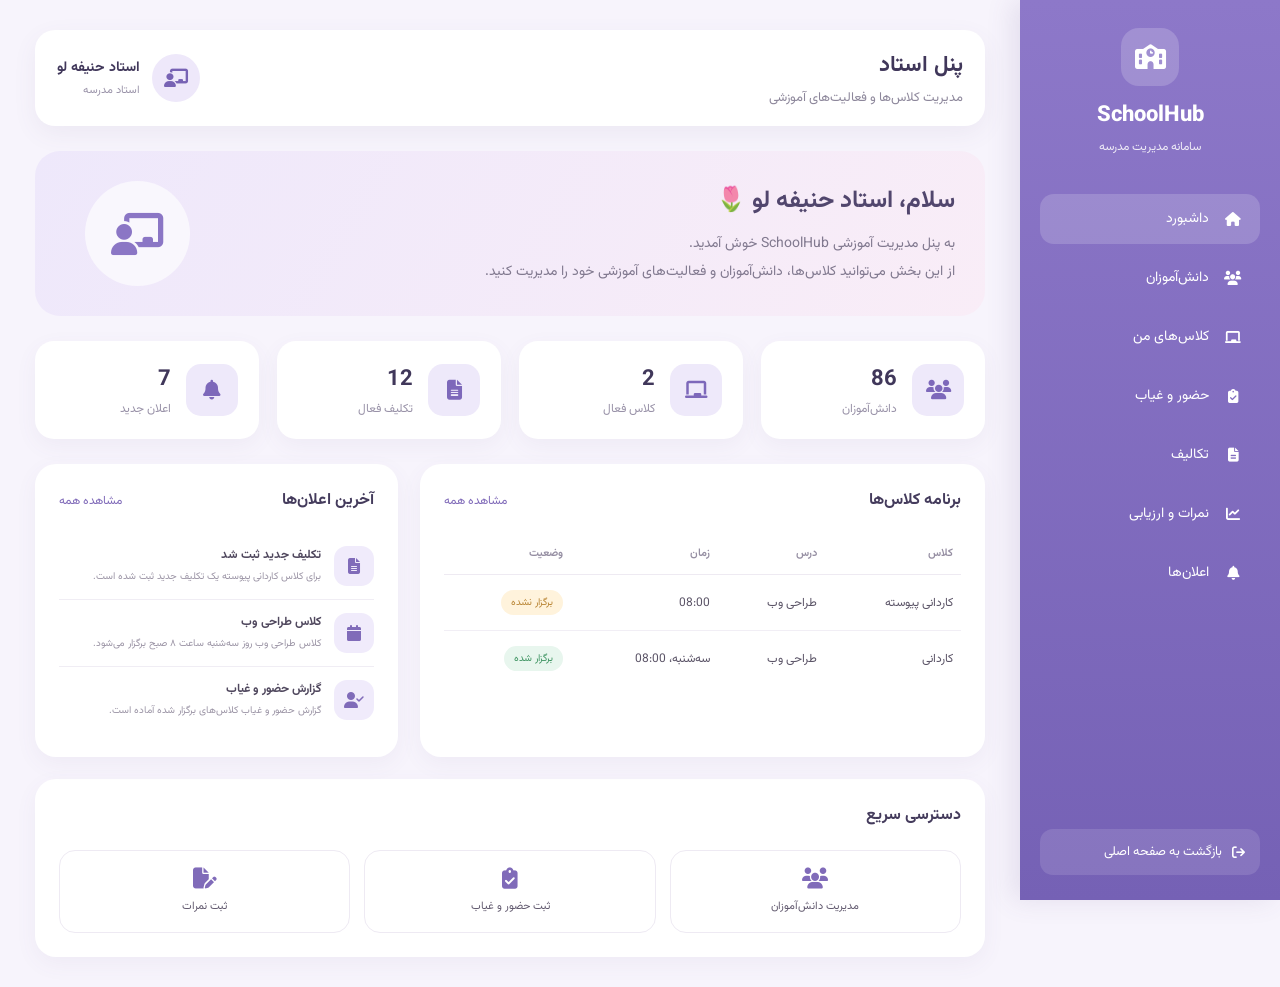
<file: teacher/dashboard.html>
<!DOCTYPE html>
<html lang="fa" dir="rtl">

<head>
    <meta charset="UTF-8">
    <meta name="viewport" content="width=device-width, initial-scale=1.0">

    <title>پنل استاد | SchoolHub</title>

    <!-- Persian Font -->
    <link rel="preconnect" href="https://fonts.googleapis.com">
    <link rel="preconnect" href="https://fonts.gstatic.com" crossorigin>
    <link
        href="https://fonts.googleapis.com/css2?family=Vazirmatn:wght@400;500;600;700;800&display=swap"
        rel="stylesheet">

    <!-- Font Awesome -->
    <link
        rel="stylesheet"
        href="https://cdnjs.cloudflare.com/ajax/libs/font-awesome/6.5.2/css/all.min.css">

    <style>

        * {
            margin: 0;
            padding: 0;
            box-sizing: border-box;
        }

        body {
            font-family: "Vazirmatn", sans-serif;
            background: #f7f4fc;
            color: #353044;
            min-height: 100vh;
        }

        a {
            text-decoration: none;
            color: inherit;
        }

        /* =========================
           MAIN LAYOUT
        ========================= */

        .page {
            display: flex;
            min-height: 100vh;
        }

        /* =========================
           SIDEBAR
        ========================= */

        .sidebar {
            width: 260px;
            min-height: 100vh;
            background: linear-gradient(
                180deg,
                #8d78c9 0%,
                #7561b5 100%
            );
            color: white;
            padding: 28px 20px;
            position: fixed;
            right: 0;
            top: 0;
            bottom: 0;
            box-shadow: -8px 0 25px rgba(90, 70, 130, 0.12);
        }

        .logo {
            text-align: center;
            margin-bottom: 38px;
        }

        .logo-icon {
            width: 58px;
            height: 58px;
            margin: auto;
            border-radius: 18px;
            background: rgba(255,255,255,0.18);
            display: flex;
            align-items: center;
            justify-content: center;
            font-size: 25px;
            margin-bottom: 12px;
        }

        .logo h2 {
            font-size: 22px;
            font-weight: 800;
        }

        .logo span {
            display: block;
            margin-top: 5px;
            font-size: 12px;
            opacity: 0.85;
        }

        .menu {
            display: flex;
            flex-direction: column;
            gap: 9px;
        }

        .menu a {
            display: flex;
            align-items: center;
            gap: 13px;
            padding: 14px 16px;
            border-radius: 14px;
            font-size: 14px;
            transition: 0.2s;
        }

        .menu a:hover,
        .menu a.active {
            background: rgba(255,255,255,0.17);
        }

        .menu i {
            width: 22px;
            text-align: center;
        }

        .sidebar-bottom {
            position: absolute;
            bottom: 25px;
            right: 20px;
            left: 20px;
        }

        .logout {
            display: flex;
            align-items: center;
            gap: 10px;
            padding: 13px 15px;
            border-radius: 13px;
            background: rgba(255,255,255,0.12);
            font-size: 13px;
        }

        /* =========================
           CONTENT
        ========================= */

        .content {
            width: calc(100% - 260px);
            margin-right: 260px;
            padding: 30px 35px;
        }

        /* =========================
           TOPBAR
        ========================= */

        .topbar {
            background: white;
            border-radius: 20px;
            padding: 18px 22px;
            display: flex;
            align-items: center;
            justify-content: space-between;
            box-shadow: 0 8px 25px rgba(100, 80, 130, 0.07);
            margin-bottom: 25px;
        }

        .topbar-title h1 {
            font-size: 22px;
            color: #40375a;
            margin-bottom: 5px;
        }

        .topbar-title p {
            color: #8d879b;
            font-size: 13px;
        }

        .teacher-profile {
            display: flex;
            align-items: center;
            gap: 12px;
        }

        .teacher-avatar {
            width: 48px;
            height: 48px;
            border-radius: 50%;
            background: #eee8fa;
            color: #7762b4;
            display: flex;
            align-items: center;
            justify-content: center;
            font-size: 19px;
        }

        .teacher-info strong {
            display: block;
            font-size: 14px;
            color: #40375a;
        }

        .teacher-info span {
            display: block;
            font-size: 11px;
            color: #9992a8;
            margin-top: 3px;
        }

        /* =========================
           WELCOME
        ========================= */

        .welcome {
            background: linear-gradient(
                120deg,
                #eee8fb 0%,
                #f9edf7 100%
            );
            border-radius: 25px;
            padding: 30px;
            display: flex;
            align-items: center;
            justify-content: space-between;
            margin-bottom: 25px;
            overflow: hidden;
        }

        .welcome-text h2 {
            color: #51466d;
            font-size: 24px;
            margin-bottom: 10px;
        }

        .welcome-text p {
            color: #81798f;
            font-size: 14px;
            line-height: 2;
        }

        .welcome-icon {
            width: 105px;
            height: 105px;
            border-radius: 50%;
            background: rgba(255,255,255,0.65);
            display: flex;
            align-items: center;
            justify-content: center;
            color: #8b76c5;
            font-size: 42px;
            margin-left: 20px;
        }

        /* =========================
           STATISTICS
        ========================= */

        .stats {
            display: grid;
            grid-template-columns: repeat(4, 1fr);
            gap: 18px;
            margin-bottom: 25px;
        }

        .stat-card {
            background: white;
            border-radius: 19px;
            padding: 21px;
            display: flex;
            align-items: center;
            gap: 15px;
            box-shadow: 0 7px 22px rgba(100, 80, 130, 0.06);
        }

        .stat-icon {
            width: 52px;
            height: 52px;
            border-radius: 15px;
            display: flex;
            align-items: center;
            justify-content: center;
            font-size: 20px;
            background: #eee9fa;
            color: #7d68ba;
        }

        .stat-card h3 {
            font-size: 22px;
            color: #40375a;
        }

        .stat-card p {
            color: #9992a8;
            font-size: 12px;
            margin-top: 3px;
        }

        /* =========================
           MAIN GRID
        ========================= */

        .main-grid {
            display: grid;
            grid-template-columns: 1.4fr 0.9fr;
            gap: 22px;
        }

        .box {
            background: white;
            border-radius: 21px;
            padding: 24px;
            box-shadow: 0 7px 22px rgba(100, 80, 130, 0.06);
        }

        .box-header {
            display: flex;
            justify-content: space-between;
            align-items: center;
            margin-bottom: 20px;
        }

        .box-header h3 {
            color: #443b5c;
            font-size: 16px;
        }

        .box-header a {
            color: #806bb9;
            font-size: 12px;
        }

        /* =========================
           TABLE
        ========================= */

        .table-wrapper {
            overflow-x: auto;
        }

        table {
            width: 100%;
            border-collapse: collapse;
        }

        th {
            text-align: right;
            color: #958ea2;
            font-size: 11px;
            font-weight: 600;
            padding: 12px 8px;
            border-bottom: 1px solid #eeeaf2;
        }

        td {
            padding: 15px 8px;
            border-bottom: 1px solid #f1eef5;
            font-size: 12px;
            color: #5b5467;
        }

        tr:last-child td {
            border-bottom: none;
        }

        .status {
            display: inline-block;
            padding: 5px 10px;
            border-radius: 20px;
            font-size: 10px;
        }

        .status.done {
            background: #e8f6ee;
            color: #3e9462;
        }

        .status.waiting {
            background: #fff3dc;
            color: #b98534;
        }

        /* =========================
           NOTIFICATIONS
        ========================= */

        .notification {
            display: flex;
            gap: 13px;
            padding: 13px 0;
            border-bottom: 1px solid #f0edf4;
        }

        .notification:last-child {
            border-bottom: none;
        }

        .notification-icon {
            width: 40px;
            height: 40px;
            min-width: 40px;
            border-radius: 13px;
            background: #f0ebfb;
            color: #806bb9;
            display: flex;
            align-items: center;
            justify-content: center;
        }

        .notification h4 {
            font-size: 12px;
            color: #50485e;
            margin-bottom: 4px;
        }

        .notification p {
            font-size: 10px;
            color: #9b94a5;
            line-height: 1.8;
        }

        /* =========================
           QUICK ACCESS
        ========================= */

        .quick-access {
            margin-top: 22px;
            display: grid;
            grid-template-columns: repeat(3, 1fr);
            gap: 14px;
        }

        .quick-card {
            border: 1px solid #eeeaf3;
            border-radius: 16px;
            padding: 17px;
            text-align: center;
            transition: 0.2s;
        }

        .quick-card:hover {
            border-color: #cfc2eb;
            transform: translateY(-2px);
        }

        .quick-card i {
            color: #806bb9;
            font-size: 21px;
            margin-bottom: 9px;
        }

        .quick-card span {
            display: block;
            color: #61596e;
            font-size: 11px;
        }

        /* =========================
           RESPONSIVE
        ========================= */

        @media (max-width: 1050px) {

            .stats {
                grid-template-columns: repeat(2, 1fr);
            }

            .main-grid {
                grid-template-columns: 1fr;
            }
        }

        @media (max-width: 800px) {

            .sidebar {
                position: relative;
                width: 100%;
                min-height: auto;
                height: auto;
            }

            .page {
                display: block;
            }

            .content {
                width: 100%;
                margin-right: 0;
                padding: 20px;
            }

            .sidebar-bottom {
                position: static;
                margin-top: 20px;
            }

            .stats {
                grid-template-columns: 1fr 1fr;
            }

            .welcome {
                padding: 22px;
            }
        }

        @media (max-width: 550px) {

            .stats {
                grid-template-columns: 1fr;
            }

            .topbar {
                align-items: flex-start;
                gap: 15px;
            }

            .teacher-profile {
                display: none;
            }

            .welcome-icon {
                display: none;
            }

            .quick-access {
                grid-template-columns: 1fr;
            }
        }

    </style>
</head>

<body>

<div class="page">

    <!-- =========================
         SIDEBAR
    ========================== -->

    <aside class="sidebar">

        <div class="logo">

            <div class="logo-icon">
                <i class="fa-solid fa-school"></i>
            </div>

            <h2>SchoolHub</h2>

            <span>سامانه مدیریت مدرسه</span>

        </div>


        <nav class="menu">

            <a href="#" class="active">
                <i class="fa-solid fa-house"></i>
                <span>داشبورد</span>
            </a>

            <a href="#">
                <i class="fa-solid fa-users"></i>
                <span>دانش‌آموزان</span>
            </a>

            <a href="#">
                <i class="fa-solid fa-chalkboard"></i>
                <span>کلاس‌های من</span>
            </a>

            <a href="#">
                <i class="fa-solid fa-clipboard-check"></i>
                <span>حضور و غیاب</span>
            </a>

            <a href="#">
                <i class="fa-solid fa-file-lines"></i>
                <span>تکالیف</span>
            </a>

            <a href="#">
                <i class="fa-solid fa-chart-line"></i>
                <span>نمرات و ارزیابی</span>
            </a>

            <a href="#">
                <i class="fa-solid fa-bell"></i>
                <span>اعلان‌ها</span>
            </a>

        </nav>


        <div class="sidebar-bottom">

            <a href="../index.html" class="logout">
                <i class="fa-solid fa-arrow-right-from-bracket"></i>
                <span>بازگشت به صفحه اصلی</span>
            </a>

        </div>

    </aside>


    <!-- =========================
         MAIN CONTENT
    ========================== -->

    <main class="content">


        <!-- TOPBAR -->

        <header class="topbar">

            <div class="topbar-title">

                <h1>پنل استاد</h1>

                <p>
                    مدیریت کلاس‌ها و فعالیت‌های آموزشی
                </p>

            </div>


            <div class="teacher-profile">

                <div class="teacher-avatar">
                    <i class="fa-solid fa-chalkboard-user"></i>
                </div>

                <div class="teacher-info">

                    <strong>استاد حنیفه لو</strong>

                    <span>استاد مدرسه</span>

                </div>

            </div>

        </header>


        <!-- WELCOME -->

        <section class="welcome">

            <div class="welcome-text">

                <h2>
                    سلام، استاد حنیفه لو 🌷
                </h2>

                <p>
                    به پنل مدیریت آموزشی SchoolHub خوش آمدید.
                    <br>
                    از این بخش می‌توانید کلاس‌ها، دانش‌آموزان و فعالیت‌های آموزشی خود را مدیریت کنید.
                </p>

            </div>


            <div class="welcome-icon">
                <i class="fa-solid fa-chalkboard-user"></i>
            </div>

        </section>


        <!-- STATISTICS -->

        <section class="stats">

            <div class="stat-card">

                <div class="stat-icon">
                    <i class="fa-solid fa-users"></i>
                </div>

                <div>
                    <h3>86</h3>
                    <p>دانش‌آموزان</p>
                </div>

            </div>


            <div class="stat-card">

                <div class="stat-icon">
                    <i class="fa-solid fa-chalkboard"></i>
                </div>

                <div>
                    <h3>2</h3>
                    <p>کلاس فعال</p>
                </div>

            </div>


            <div class="stat-card">

                <div class="stat-icon">
                    <i class="fa-solid fa-file-lines"></i>
                </div>

                <div>
                    <h3>12</h3>
                    <p>تکلیف فعال</p>
                </div>

            </div>


            <div class="stat-card">

                <div class="stat-icon">
                    <i class="fa-solid fa-bell"></i>
                </div>

                <div>
                    <h3>7</h3>
                    <p>اعلان جدید</p>
                </div>

            </div>

        </section>


        <!-- MAIN GRID -->

        <section class="main-grid">


            <!-- CLASS SCHEDULE -->

            <div class="box">

                <div class="box-header">

                    <h3>
                        برنامه کلاس‌ها
                    </h3>

                    <a href="#">
                        مشاهده همه
                    </a>

                </div>


                <div class="table-wrapper">

                    <table>

                        <thead>

                        <tr>

                            <th>کلاس</th>

                            <th>درس</th>

                            <th>زمان</th>

                            <th>وضعیت</th>

                        </tr>

                        </thead>


                        <tbody>

                        <!-- CLASS 1 -->

                        <tr>

                            <td>
                                کاردانی پیوسته
                            </td>

                            <td>
                                طراحی وب
                            </td>

                            <td>
                                08:00
                            </td>

                            <td>

                                <span class="status waiting">
                                    برگزار نشده
                                </span>

                            </td>

                        </tr>


                        <!-- CLASS 2 -->

                        <tr>

                            <td>
                                کاردانی
                            </td>

                            <td>
                                طراحی وب
                            </td>

                            <td>
                                سه‌شنبه، 08:00
                            </td>

                            <td>

                                <span class="status done">
                                    برگزار شده
                                </span>

                            </td>

                        </tr>

                        </tbody>

                    </table>

                </div>

            </div>


            <!-- NOTIFICATIONS -->

            <div class="box">

                <div class="box-header">

                    <h3>
                        آخرین اعلان‌ها
                    </h3>

                    <a href="#">
                        مشاهده همه
                    </a>

                </div>


                <div class="notification">

                    <div class="notification-icon">
                        <i class="fa-solid fa-file-lines"></i>
                    </div>

                    <div>

                        <h4>
                            تکلیف جدید ثبت شد
                        </h4>

                        <p>
                            برای کلاس کاردانی پیوسته یک تکلیف جدید ثبت شده است.
                        </p>

                    </div>

                </div>


                <div class="notification">

                    <div class="notification-icon">
                        <i class="fa-solid fa-calendar"></i>
                    </div>

                    <div>

                        <h4>
                            کلاس طراحی وب
                        </h4>

                        <p>
                            کلاس طراحی وب روز سه‌شنبه ساعت ۸ صبح برگزار می‌شود.
                        </p>

                    </div>

                </div>


                <div class="notification">

                    <div class="notification-icon">
                        <i class="fa-solid fa-user-check"></i>
                    </div>

                    <div>

                        <h4>
                            گزارش حضور و غیاب
                        </h4>

                        <p>
                            گزارش حضور و غیاب کلاس‌های برگزار شده آماده است.
                        </p>

                    </div>

                </div>

            </div>

        </section>


        <!-- QUICK ACCESS -->

        <section class="box" style="margin-top:22px;">

            <div class="box-header">

                <h3>
                    دسترسی سریع
                </h3>

            </div>


            <div class="quick-access">

                <a href="#" class="quick-card">

                    <i class="fa-solid fa-users"></i>

                    <span>
                        مدیریت دانش‌آموزان
                    </span>

                </a>


                <a href="#" class="quick-card">

                    <i class="fa-solid fa-clipboard-check"></i>

                    <span>
                        ثبت حضور و غیاب
                    </span>

                </a>


                <a href="#" class="quick-card">

                    <i class="fa-solid fa-file-pen"></i>

                    <span>
                        ثبت نمرات
                    </span>

                </a>

            </div>

        </section>


    </main>

</div>

</body>
</html>
</file>
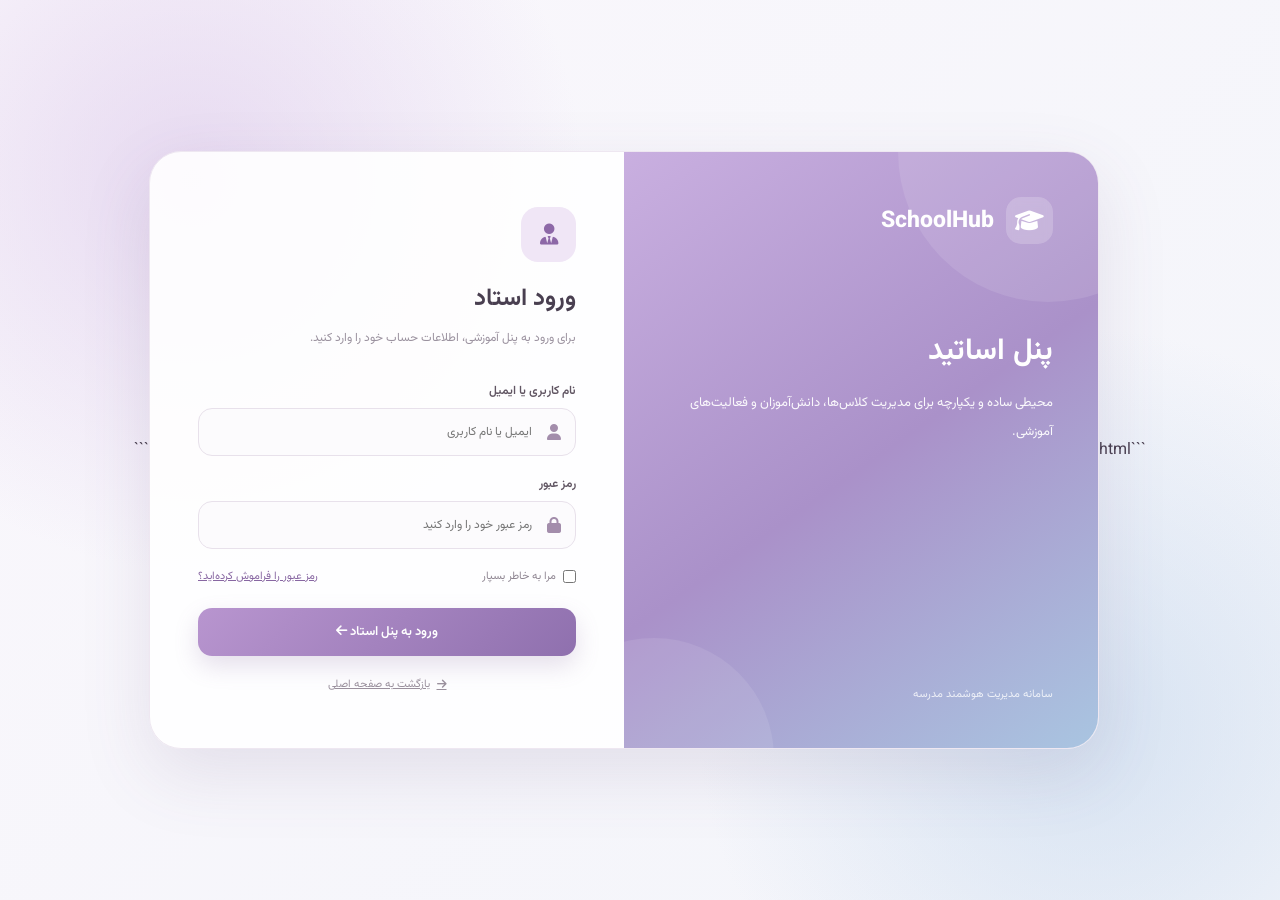
<file: teacher/login.html>
```html
<!DOCTYPE html>
<html lang="fa" dir="rtl">

<head>
    <meta charset="UTF-8">
    <meta name="viewport" content="width=device-width, initial-scale=1.0">

    <title>ورود اساتید | SchoolHub</title>

    <link rel="preconnect" href="https://fonts.googleapis.com">
    <link rel="preconnect" href="https://fonts.gstatic.com" crossorigin>

    <link
        href="https://fonts.googleapis.com/css2?family=Vazirmatn:wght@400;500;600;700;800&display=swap"
        rel="stylesheet">

    <link
        rel="stylesheet"
        href="https://cdnjs.cloudflare.com/ajax/libs/font-awesome/6.5.2/css/all.min.css">

    <style>
        * {
            margin: 0;
            padding: 0;
            box-sizing: border-box;
        }

        body {
            font-family: "Vazirmatn", sans-serif;
            min-height: 100vh;

            background:
                radial-gradient(circle at 15% 20%, rgba(216,194,232,.55), transparent 30%),
                radial-gradient(circle at 85% 80%, rgba(190,211,235,.55), transparent 30%),
                linear-gradient(135deg, #faf7fc, #f3f5fa);

            display: flex;
            align-items: center;
            justify-content: center;

            color: #493f50;
            padding: 25px;
        }

        .login-wrapper {
            width: min(950px, 100%);
            min-height: 570px;

            display: grid;
            grid-template-columns: 1fr 1fr;

            background: rgba(255,255,255,.9);

            border: 1px solid #eee7f1;
            border-radius: 32px;

            overflow: hidden;

            box-shadow:
                0 25px 70px rgba(100,80,120,.13);
        }

        /* LEFT SIDE */

        .visual {
            position: relative;

            padding: 45px;

            display: flex;
            flex-direction: column;
            justify-content: space-between;

            color: white;

            background:
                linear-gradient(
                    145deg,
                    #c9afe0 0%,
                    #aa91c9 52%,
                    #a9c5e1 100%
                );

            overflow: hidden;
        }

        .visual::before {
            content: "";

            position: absolute;

            width: 300px;
            height: 300px;

            border-radius: 50%;

            background: rgba(255,255,255,.10);

            top: -150px;
            right: -100px;
        }

        .visual::after {
            content: "";

            position: absolute;

            width: 240px;
            height: 240px;

            border-radius: 50%;

            background: rgba(255,255,255,.09);

            bottom: -130px;
            left: -90px;
        }

        .visual-content {
            position: relative;
            z-index: 2;
        }

        .brand {
            display: flex;
            align-items: center;
            gap: 12px;

            font-size: 23px;
            font-weight: 800;
        }

        .brand-icon {
            width: 47px;
            height: 47px;

            border-radius: 15px;

            background: rgba(255,255,255,.2);

            display: flex;
            align-items: center;
            justify-content: center;

            backdrop-filter: blur(5px);
        }

        .visual-title {
            margin-top: 85px;
        }

        .visual-title h1 {
            font-size: 30px;
            line-height: 1.5;
            margin-bottom: 15px;
        }

        .visual-title p {
            font-size: 13px;
            line-height: 2.2;
            opacity: .94;
        }

        .visual-footer {
            position: relative;
            z-index: 2;

            font-size: 11px;
            opacity: .8;
        }

        /* RIGHT SIDE */

        .form-area {
            padding: 55px 48px;

            display: flex;
            flex-direction: column;
            justify-content: center;
        }

        .form-header {
            margin-bottom: 32px;
        }

        .form-header .icon {
            width: 55px;
            height: 55px;

            border-radius: 17px;

            background: #f0e6f6;
            color: #8d68a7;

            display: flex;
            align-items: center;
            justify-content: center;

            font-size: 21px;

            margin-bottom: 18px;
        }

        .form-header h2 {
            font-size: 24px;
            margin-bottom: 8px;
        }

        .form-header p {
            color: #9b929f;
            font-size: 12px;
            line-height: 2;
        }

        .field {
            margin-bottom: 19px;
        }

        .field label {
            display: block;

            font-size: 12px;
            font-weight: 600;

            color: #615663;

            margin-bottom: 8px;
        }

        .input-box {
            position: relative;
        }

        .input-box i {
            position: absolute;

            right: 15px;
            top: 50%;

            transform: translateY(-50%);

            color: #a38dab;
        }

        .input-box input {
            width: 100%;

            border: 1px solid #e8e1eb;

            background: #fcfbfd;

            border-radius: 14px;

            padding: 14px 43px 14px 14px;

            font-family: inherit;
            font-size: 12px;

            outline: none;

            transition: .2s;
        }

        .input-box input:focus {
            border-color: #b69ac8;

            box-shadow:
                0 0 0 4px rgba(182,154,200,.12);
        }

        .options {
            display: flex;
            align-items: center;
            justify-content: space-between;

            margin: 5px 0 23px;

            font-size: 11px;
        }

        .remember {
            display: flex;
            align-items: center;
            gap: 7px;

            color: #8f8692;
        }

        .remember input {
            accent-color: #9674b8;
        }

        .forgot {
            color: #8867a2;
        }

        .login-button {
            width: 100%;

            border: none;

            border-radius: 14px;

            padding: 14px;

            background:
                linear-gradient(
                    135deg,
                    #b895cf,
                    #8f70ae
                );

            color: white;

            font-family: inherit;
            font-size: 13px;
            font-weight: 600;

            cursor: pointer;

            box-shadow:
                0 10px 24px rgba(132,99,157,.20);

            transition: .25s;
        }

        .login-button:hover {
            transform: translateY(-2px);

            box-shadow:
                0 14px 28px rgba(132,99,157,.25);
        }

        .back-home {
            display: flex;
            align-items: center;
            justify-content: center;
            gap: 7px;

            margin-top: 20px;

            font-size: 11px;
            color: #9a909d;
        }

        .back-home:hover {
            color: #806193;
        }

        @media (max-width: 760px) {

            .login-wrapper {
                grid-template-columns: 1fr;
                max-width: 500px;
            }

            .visual {
                min-height: 300px;
                padding: 30px;
            }

            .visual-title {
                margin-top: 35px;
            }

            .visual-title h1 {
                font-size: 24px;
            }

            .form-area {
                padding: 38px 30px;
            }
        }

        @media (max-width: 430px) {

            body {
                padding: 12px;
            }

            .visual {
                min-height: 270px;
            }

            .form-area {
                padding: 30px 22px;
            }
        }
    </style>
</head>


<body>

<div class="login-wrapper">


    <!-- VISUAL SIDE -->

    <section class="visual">

        <div class="visual-content">

            <div class="brand">

                <div class="brand-icon">
                    <i class="fa-solid fa-graduation-cap"></i>
                </div>

                <span>SchoolHub</span>

            </div>


            <div class="visual-title">

                <h1>
                    پنل اساتید
                </h1>

                <p>
                    محیطی ساده و یکپارچه برای مدیریت
                    کلاس‌ها، دانش‌آموزان و فعالیت‌های آموزشی.
                </p>

            </div>

        </div>


        <div class="visual-footer">
            سامانه مدیریت هوشمند مدرسه
        </div>

    </section>


    <!-- LOGIN FORM -->

    <section class="form-area">

        <div class="form-header">

            <div class="icon">
                <i class="fa-solid fa-user-tie"></i>
            </div>

            <h2>
                ورود استاد
            </h2>

            <p>
                برای ورود به پنل آموزشی، اطلاعات حساب خود را وارد کنید.
            </p>

        </div>


        <form action="dashboard.html" method="get">

            <div class="field">

                <label for="username">
                    نام کاربری یا ایمیل
                </label>

                <div class="input-box">

                    <i class="fa-solid fa-user"></i>

                    <input
                        type="text"
                        id="username"
                        name="username"
                        placeholder="ایمیل یا نام کاربری"
                        required
                    >

                </div>

            </div>


            <div class="field">

                <label for="password">
                    رمز عبور
                </label>

                <div class="input-box">

                    <i class="fa-solid fa-lock"></i>

                    <input
                        type="password"
                        id="password"
                        name="password"
                        placeholder="رمز عبور خود را وارد کنید"
                        required
                    >

                </div>

            </div>


            <div class="options">

                <label class="remember">

                    <input type="checkbox">

                    <span>
                        مرا به خاطر بسپار
                    </span>

                </label>


                <a href="#" class="forgot">
                    رمز عبور را فراموش کرده‌اید؟
                </a>

            </div>


            <button type="submit" class="login-button">
                ورود به پنل استاد
                <i class="fa-solid fa-arrow-left"></i>
            </button>

        </form>


        <a href="../index.html" class="back-home">

            <i class="fa-solid fa-arrow-right"></i>

            بازگشت به صفحه اصلی

        </a>

    </section>

</div>

</body>
</html>
```
</file>
<file: deputy/panel-moavenin.css>
/* پنل معاونین — SchoolHub
   نقش رنگ‌ها در این پنل:
   pink      تأکید: منوی فعال، دکمه‌ی اصلی، ستون «امروز» در نمودار
   pink-light پس‌زمینه‌ی موارد منتظر اقدام (غایب، معوق)
   navy      سایدبار، عنوان‌ها، متن روی رنگ‌های روشن
   sky       وضعیت خوب/انجام‌شده و اطلاعات
   lilac     تأخیر، نمودار، دسته‌بندی سوم
   white     کارت‌ها   |  bg  زمینه‌ی صفحه   |  text  متن اصلی */

:root {
  --pink: #F4A6C1;
  --pink-light: #FCE4EC;
  --navy: #1E2A4A;
  --sky: #DCEEFF;
  --lilac: #CDB4DB;
  --white: #FFFFFF;
  --bg: #F5F5F5;
  --text: #333333;

  --shadow: 0 8px 24px rgb(30 42 74 / .08);
  --shadow-up: 0 16px 34px rgb(30 42 74 / .16);
  --soft: color-mix(in srgb, var(--text) 78%, var(--white)); /* متن کم‌رنگ‌تر، هنوز خوانا */
}

/* ---------- پایه ---------- */
*, *::before, *::after { box-sizing: border-box; }
html { scroll-behavior: smooth; }
body {
  margin: 0;
  background: var(--bg);
  color: var(--text);
  font-family: 'Vazirmatn', Vazir, Tahoma, 'Segoe UI', system-ui, sans-serif;
  line-height: 1.8;
}
h1, h2, h3, p, ul { margin: 0; padding: 0; }
ul { list-style: none; }
a { color: inherit; text-decoration: none; }
:focus-visible { outline: 3px solid var(--navy); outline-offset: 2px; }
small { color: var(--soft); font-size: 12px; }

/* ---------- قاب اصلی ---------- */
.shell { display: grid; grid-template-columns: 260px minmax(0, 1fr); min-height: 100vh; }
.page { padding: 22px 28px 30px; max-width: 1380px; width: 100%; margin-inline: auto; }

.side {
  position: sticky; top: 0; height: 100vh;
  display: flex; flex-direction: column; gap: 6px;
  padding: 22px 16px;
  background: var(--navy); color: var(--white);
}
.brand { display: flex; align-items: center; gap: 12px; padding: 0 6px 16px; font-size: 24px; font-weight: 900; }
.brand b {
  width: 44px; height: 44px; border-radius: 15px; display: grid; place-items: center;
  background: linear-gradient(135deg, var(--pink), var(--lilac)); color: var(--navy);
}
.brand em { font-style: normal; color: var(--pink); }

.nav { display: flex; flex-direction: column; gap: 3px; overflow-y: auto; flex: 1; }
.nav a {
  display: flex; align-items: center; gap: 10px;
  padding: 9px 14px; border-radius: 999px;
  font-size: 14px; font-weight: 600; white-space: nowrap;
  transition: background .25s;
}
.nav a i { width: 20px; text-align: center; font-style: normal; }
.nav a:hover { background: rgb(255 255 255 / .12); }

/* منوی فعال: بر اساس بخشی که :target شده */
body:not(:has(:target)) .nav a[href="#dash"],
body:has(#dash:target) .nav a[href="#dash"],
body:has(#att:target) .nav a[href="#att"],
body:has(#plan:target) .nav a[href="#plan"],
body:has(#disc:target) .nav a[href="#disc"],
body:has(#stu:target) .nav a[href="#stu"],
body:has(#tch:target) .nav a[href="#tch"],
body:has(#ann:target) .nav a[href="#ann"],
body:has(#rep:target) .nav a[href="#rep"],
body:has(#par:target) .nav a[href="#par"] {
  background: var(--pink); color: var(--navy); font-weight: 800;
}

.me { background: rgb(255 255 255 / .08); border-radius: 24px; padding: 12px 14px; font-size: 13px; }
.me small { color: var(--sky); display: block; }
.me a { display: block; margin-top: 8px; padding: 7px; border-radius: 999px; text-align: center; font-weight: 800; background: var(--pink-light); color: var(--navy); }
.me a:hover { background: var(--pink); }

/* ---------- سربرگ ---------- */
.top { display: flex; flex-wrap: wrap; align-items: center; gap: 14px; margin-bottom: 20px; }
.top h1 { font-size: 24px; font-weight: 900; color: var(--navy); }
.top p { font-size: 13px; color: var(--soft); }
.top label { margin-inline-start: auto; position: relative; flex: 1; max-width: 340px; min-width: 180px; }
.top input {
  width: 100%; height: 44px; padding-inline: 44px 16px;
  border: 2px solid transparent; border-radius: 999px;
  background: var(--white); box-shadow: var(--shadow);
  font: inherit; font-size: 14px; color: var(--text);
}
.top label:focus-within input { outline: none; border-color: var(--pink); }
.top label span { position: absolute; inset-inline-start: 16px; top: 8px; color: var(--navy); }

/* ---------- نمایش بخش‌ها با :target ---------- */
.sec { display: none; container-type: inline-size; }
.sec:target, body:not(:has(:target)) #dash { display: block; }

.board { display: grid; gap: 20px; }
@container (max-width: 780px) {
  .board { grid-template-columns: 1fr !important; grid-template-areas: none !important; }
  .board > * { grid-area: auto !important; }
}

/* چیدمان نامتقارن هر بخش */
.b-dash { grid-template-columns: 1.25fr 1fr .8fr; grid-template-areas: "hi hi kpi" "att abs kpi" "todo todo ann"; }
.b-att  { grid-template-columns: 2fr 1fr; grid-template-areas: "tbl side"; }
.b-plan { grid-template-columns: 1fr; }
.b-disc { grid-template-columns: 1fr 1.6fr; grid-template-areas: "sum list"; }
.b-stu  { grid-template-columns: 1fr; }
.b-tch  { grid-template-columns: 1.7fr 1fr; grid-template-areas: "sub load"; }
.b-ann  { grid-template-columns: 1.3fr 1fr; grid-template-areas: "news meet"; }
.b-rep  { grid-template-columns: 1fr 1.3fr; grid-template-areas: "chart files"; }
.b-par  { grid-template-columns: 1.4fr 1fr; grid-template-areas: "msg req"; }

/* ---------- کارت ---------- */
.card {
  background: var(--white); border-radius: 28px; padding: 20px 22px;
  box-shadow: var(--shadow); min-width: 0;
  transition: transform .3s, box-shadow .3s;
}
.card:hover { transform: translateY(-3px); box-shadow: var(--shadow-up); }
.card h2 { display: flex; align-items: center; gap: 10px; margin-bottom: 12px; font-size: 16px; font-weight: 800; color: var(--navy); }
.card h2 i {
  width: 32px; height: 32px; border-radius: 12px; display: grid; place-items: center;
  background: var(--pink-light); font-style: normal; font-size: 14px;
}

.hello {
  background: linear-gradient(120deg, var(--navy) 0%, #2c3b66 62%, var(--lilac) 150%);
  color: var(--white); border-radius: 32px; padding: 26px 30px;
}
.hello:hover { transform: none; }
.hello h2 { color: var(--white); font-size: 22px; margin-bottom: 4px; }
.hello p { color: var(--sky); font-size: 14px; }

/* ---------- آمار ---------- */
.kpi { display: grid; gap: 14px; align-content: start; }
.k { border-radius: 24px; padding: 16px 18px; color: var(--navy); }
.k b { display: block; font-size: 30px; font-weight: 900; line-height: 1.3; }
.k span { font-size: 13px; }
.k.sky { background: var(--sky); }
.k.pink { background: var(--pink-light); }
.k.lilac { background: var(--lilac); }
.k.plain { background: var(--white); box-shadow: var(--shadow); }

/* ---------- نوار و پیل ---------- */
.bar { height: 9px; border-radius: 999px; background: var(--bg); overflow: hidden; margin: 4px 0 12px; }
.bar i { display: block; width: var(--v); height: 100%; border-radius: inherit; background: linear-gradient(90deg, var(--pink), var(--lilac)); }
.row { display: flex; justify-content: space-between; font-size: 13px; color: var(--navy); font-weight: 700; }

.pill {
  display: inline-flex; align-items: center; gap: 4px; padding: 2px 12px;
  border-radius: 999px; font-size: 12px; font-weight: 700; color: var(--navy); white-space: nowrap;
}
.pill.wait { background: var(--pink-light); border: 1.5px dashed var(--pink); }
.pill.done { background: var(--sky); border: 1.5px solid var(--navy); }
.pill.late { background: var(--lilac); border: 1.5px solid transparent; }

/* ---------- فهرست‌ها ---------- */
.list li { display: flex; align-items: center; gap: 12px; padding: 10px 0; border-bottom: 1px dashed var(--pink-light); }
.list li:last-child { border: 0; }
.list b { display: block; font-size: 14px; color: var(--navy); }
.list .pill, .list time { margin-inline-start: auto; }
.list time { font-size: 12px; color: var(--soft); white-space: nowrap; }
.av {
  width: 38px; height: 38px; flex: none; border-radius: 50%; display: grid; place-items: center;
  background: var(--lilac); color: var(--navy); font-weight: 800; font-size: 14px;
}
.av.p { background: var(--pink); }
.av.s { background: var(--sky); }

.btn {
  display: inline-flex; align-items: center; gap: 8px; padding: 9px 22px;
  border-radius: 999px; background: var(--pink); color: var(--navy);
  font-weight: 800; font-size: 13px; box-shadow: 0 8px 18px rgb(244 166 193 / .5);
  transition: transform .25s;
}
.btn:hover { transform: translateY(-3px); }

/* ---------- جدول‌ها ---------- */
.wrap { overflow-x: auto; }
table { width: 100%; border-collapse: collapse; font-size: 13px; min-width: 460px; }
th { text-align: start; color: var(--navy); font-weight: 800; padding: 8px 10px; border-bottom: 2px solid var(--bg); }
td { padding: 10px; border-bottom: 1px dashed var(--pink-light); vertical-align: middle; }
tr:last-child td { border: 0; }

/* برنامه‌ی هفتگی */
.tt td, .tt th { text-align: center; padding: 6px; }
.tt td { border: 0; }
.tt th:first-child, .tt td:first-child { text-align: start; white-space: nowrap; color: var(--navy); font-weight: 700; }
.c { display: block; padding: 7px 8px; border-radius: 16px; color: var(--navy); font-weight: 700; font-size: 12px; line-height: 1.6; }
.c small { display: block; color: var(--navy); opacity: .8; font-weight: 500; }
.c.a { background: var(--sky); }
.c.b { background: var(--pink-light); }
.c.l { background: var(--lilac); }
.tt .now { background: var(--pink-light); border-radius: 16px; }

/* ---------- دانش‌آموزان: فیلتر با checkbox و گروه با details ---------- */
.filters { display: flex; flex-wrap: wrap; gap: 10px; margin-bottom: 16px; }
.filters input { position: absolute; opacity: 0; pointer-events: none; }
.chip {
  display: inline-flex; align-items: center; gap: 6px; padding: 7px 16px;
  border-radius: 999px; background: var(--white); color: var(--navy);
  box-shadow: var(--shadow); font-size: 13px; font-weight: 700; cursor: pointer;
  transition: background .25s;
}
.chip:hover { background: var(--pink-light); }
.filters input:checked + .chip { background: var(--navy); color: var(--white); }
.filters input:focus-visible + .chip { outline: 3px solid var(--navy); outline-offset: 2px; }

.grp { background: var(--white); border-radius: 24px; box-shadow: var(--shadow); margin-bottom: 12px; }
.grp summary { display: flex; align-items: center; gap: 10px; padding: 14px 20px; cursor: pointer; list-style: none; font-weight: 800; color: var(--navy); }
.grp summary::-webkit-details-marker { display: none; }
.grp summary::before { content: "‹"; font-size: 20px; transition: transform .25s; }
.grp[open] summary::before { transform: rotate(-90deg); }
.grp summary small { margin-inline-start: auto; }
.grp .list { padding: 0 20px 10px; }

.b-stu:has(#f-abs:checked) .stu:not(.abs),
.b-stu:has(#f-case:checked) .stu:not(.case) { display: none; }

/* ---------- نمودار ماهانه ---------- */
.chart { display: flex; align-items: flex-end; gap: 12px; height: 200px; padding-top: 8px; border-bottom: 2px solid var(--bg); }
.col { flex: 1; height: 100%; display: flex; flex-direction: column; justify-content: flex-end; align-items: center; gap: 6px; }
.col em { font-style: normal; font-size: 12px; font-weight: 800; color: var(--navy); }
.col i { display: block; width: 100%; max-width: 46px; height: var(--v); background: var(--lilac); border-radius: 16px 16px 6px 6px; }
.col.now i { background: var(--pink); }
.months { display: flex; margin-top: 8px; font-size: 12.5px; font-weight: 600; color: var(--navy); }
.months span { flex: 1; text-align: center; }

/* ---------- موبایل: منو به نوار افقی تبدیل می‌شود ---------- */
@media (max-width: 900px) {
  .shell { grid-template-columns: 1fr; }
  .side { position: sticky; z-index: 10; height: auto; flex-direction: row; align-items: center; padding: 10px 12px; gap: 10px; }
  .brand { padding: 0; font-size: 18px; }
  .brand b { width: 36px; height: 36px; }
  .brand span { display: none; }
  .nav { flex-direction: row; overflow-x: auto; }
  .me { display: none; }
  .page { padding: 16px; }
}

@media (prefers-reduced-motion: reduce) {
  * { transition: none !important; scroll-behavior: auto !important; }
}

/* ---------- صفحه‌ی ورود معاون (login.html) ---------- */
.gate {
  min-height: 100vh; display: grid; place-items: center; padding: 24px;
  background:
    radial-gradient(circle at 15% 15%, rgb(244 166 193 / .35), transparent 30%),
    radial-gradient(circle at 85% 85%, rgb(205 180 219 / .45), transparent 30%),
    var(--bg);
}
.gate form {
  width: 100%; max-width: 420px; text-align: center;
  background: var(--white); border-radius: 30px; padding: 36px 30px; box-shadow: var(--shadow-up);
}
.gate .mark {
  width: 70px; height: 70px; margin: 0 auto 16px; border-radius: 24px; display: grid; place-items: center;
  font-size: 32px; background: linear-gradient(135deg, var(--pink), var(--lilac));
}
.gate h1 { font-size: 23px; font-weight: 900; color: var(--navy); margin-bottom: 6px; }
.gate p { font-size: 13px; color: var(--soft); margin-bottom: 22px; }
.gate label { display: block; text-align: start; font-size: 13px; font-weight: 800; color: var(--navy); margin-bottom: 6px; }
.gate input {
  width: 100%; height: 48px; padding-inline: 16px; margin-bottom: 8px;
  border: 2px solid var(--bg); border-radius: 999px; background: var(--bg);
  font: inherit; font-size: 16px; letter-spacing: 3px; text-align: center; color: var(--text);
}
.gate input:focus { outline: none; border-color: var(--pink); background: var(--white); }
.gate input:user-invalid { border-color: var(--navy); background: var(--pink-light); }
.gate .err { display: none; font-size: 12px; color: var(--navy); font-weight: 700; margin-bottom: 8px; }
.gate:has(input:user-invalid) .err { display: block; }
.gate button {
  width: 100%; margin-top: 8px; padding: 12px; border: 0; border-radius: 999px; cursor: pointer;
  background: var(--navy); color: var(--white); font: inherit; font-weight: 800; font-size: 14px;
  transition: transform .25s;
}
.gate button:hover { transform: translateY(-3px); }
.gate .back { display: inline-block; margin-top: 16px; font-size: 12px; color: var(--navy); font-weight: 700; }
.gate .hint { margin-top: 16px; font-size: 11px; }
</file>
